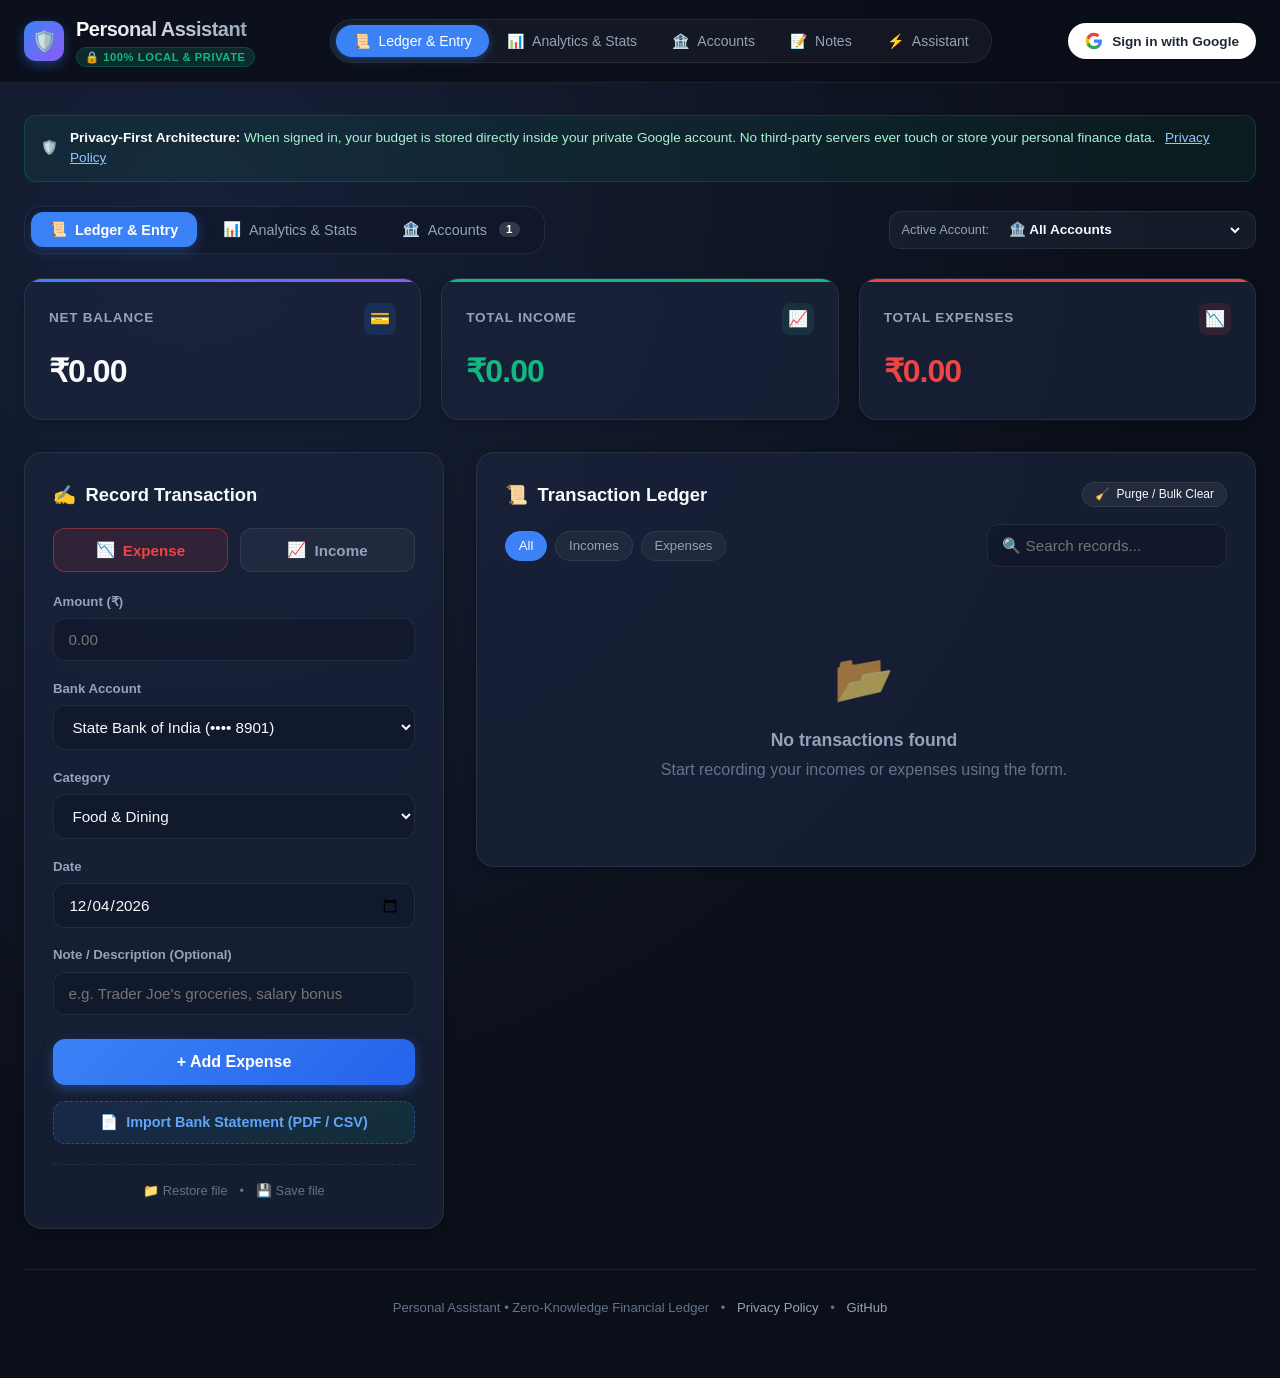
<file: index.html>
<!DOCTYPE html>
<html lang="en">
<head>
  <meta charset="UTF-8">
  <meta name="viewport" content="width=device-width, initial-scale=1.0, maximum-scale=1.0, user-scalable=no">
  <title>Personal Assistant • Budget & Expense Planner</title>
  <meta name="theme-color" content="#0f172a">
  <meta name="mobile-web-app-capable" content="yes">
  <meta name="apple-mobile-web-app-status-bar-style" content="black-translucent">
  <link rel="manifest" href="manifest.json">
  <link rel="apple-touch-icon" href="icons/icon-192.png">
  <link rel="icon" type="image/png" href="icons/icon-192.png">
  <link rel="stylesheet" href="css/style.css">
  <meta name="description" content="Privacy-first, zero-knowledge personal finance and budget planner. Sign in with Google for seamless cross-device synchronization.">
</head>
<body>

  <!-- Master Application Header -->
  <header class="app-header">
    <div class="header-container">
      <div class="brand-section">
        <div class="brand-icon">🛡️</div>
        <div>
          <h1 class="brand-title">Personal Assistant</h1>
          <span class="brand-badge">🔒 100% Local & Private</span>
        </div>
      </div>

      <!-- Modular Sub-App Switcher & Top Nav -->
      <nav class="app-nav" aria-label="Application Modules">
        <button class="nav-tab active" data-app="budget" data-tab="tab-ledger">
          <span>📜</span> Ledger & Entry
        </button>
        <button class="nav-tab" data-app="budget" data-tab="tab-stats">
          <span>📊</span> Analytics & Stats
        </button>
        <button class="nav-tab" data-app="budget" data-tab="tab-accounts">
          <span>🏦</span> Accounts
        </button>
        <button class="nav-tab" data-app="notes" title="Coming in future sprint">
          <span>📝</span> Notes
        </button>
        <button class="nav-tab" data-app="assistant" title="Coming in future sprint">
          <span>⚡</span> Assistant
        </button>
      </nav>

      <!-- Consumer-Grade Google Sign-In & User Identity -->
      <div class="header-actions">
        <!-- PWA Install Action Button (shown when installable) -->
        <button id="btn-install-pwa" class="btn-install-pwa" style="display: none;" title="Install Personal Assistant as an app on your mobile device">
          <span>📲</span> Install App
        </button>

        <!-- Signed-Out View: Single Google Sign-In Button -->
        <div id="auth-signed-out" class="auth-wrapper">
          <button id="btn-google-signin" class="btn-google" title="Sign in with your Google account for automatic cross-device sync">
            <svg class="google-icon" viewBox="0 0 24 24" width="18" height="18">
              <path fill="#4285F4" d="M22.56 12.25c0-.78-.07-1.53-.2-2.25H12v4.26h5.92c-.26 1.37-1.04 2.53-2.21 3.31v2.77h3.57c2.08-1.92 3.28-4.74 3.28-8.09z"/>
              <path fill="#34A853" d="M12 23c2.97 0 5.46-.98 7.28-2.66l-3.57-2.77c-.98.66-2.23 1.06-3.71 1.06-2.86 0-5.29-1.93-6.16-4.53H2.18v2.84C3.99 20.53 7.7 23 12 23z"/>
              <path fill="#FBBC05" d="M5.84 14.09c-.22-.66-.35-1.36-.35-2.09s.13-1.43.35-2.09V7.06H2.18C1.43 8.55 1 10.22 1 12s.43 3.45 1.18 4.94l2.85-2.22.81-.63z"/>
              <path fill="#EA4335" d="M12 5.38c1.62 0 3.06.56 4.21 1.64l3.15-3.15C17.45 2.09 14.97 1 12 1 7.7 1 3.99 3.47 2.18 7.06l3.66 2.84c.87-2.6 3.3-4.52 6.16-4.52z"/>
            </svg>
            <span>Sign in with Google</span>
          </button>
        </div>

        <!-- Signed-In View: User Profile & Auto-Sync Status -->
        <div id="auth-signed-in" class="user-profile-menu" style="display: none;">
          <div class="user-avatar" id="user-avatar">👤</div>
          <span class="user-name" id="user-display-name">user@gmail.com</span>
          <span class="sync-status synced" id="cloud-sync-status" title="Your budget automatically saves to your Google account">☁️ Synced</span>
          <button id="btn-signout" class="btn-secondary btn-sm" title="Sign out of this session">
            Sign Out
          </button>
        </div>
      </div>
    </div>
  </header>

  <!-- Main Work Area Container -->
  <main class="main-wrapper" id="main-portal-view">

    <!-- Privacy Assurance Banner -->
    <div class="privacy-banner">
      <span>🛡️</span>
      <div>
        <strong>Privacy-First Architecture:</strong> When signed in, your budget is stored directly inside your private Google account. No third-party servers ever touch or store your personal finance data.
        <a href="privacy.html" style="color: #93c5fd; text-decoration: underline; margin-left: 6px; font-weight: 500;">Privacy Policy</a>
      </div>
    </div>

    <!-- Tab Navigation & Global Account Filter Toolbar -->
    <div class="navigation-toolbar">
      <nav class="app-tab-navigation" role="tablist" aria-label="Main Navigation">
        <button class="app-tab-btn active" id="tab-btn-ledger" role="tab" aria-selected="true" data-tab="tab-ledger">
          <span class="tab-icon">📜</span>
          <span class="tab-label-full">Ledger &amp; Entry</span>
          <span class="tab-label-short">Ledger</span>
        </button>
        <button class="app-tab-btn" id="tab-btn-stats" role="tab" aria-selected="false" data-tab="tab-stats">
          <span class="tab-icon">📊</span>
          <span class="tab-label-full">Analytics &amp; Stats</span>
          <span class="tab-label-short">Stats</span>
        </button>
        <button class="app-tab-btn" id="tab-btn-accounts" role="tab" aria-selected="false" data-tab="tab-accounts">
          <span class="tab-icon">🏦</span>
          <span>Accounts</span>
          <span class="tab-account-badge" id="tab-account-count">0</span>
        </button>
      </nav>

      <div class="account-selector-wrapper">
        <label for="global-account-filter" class="account-selector-label">Active Account:</label>
        <select id="global-account-filter" class="input-control select-account-pill">
          <option value="all">🏦 All Accounts</option>
        </select>
      </div>
    </div>

    <!-- Tab 1: Ledger & Entry View -->
    <div id="tab-ledger-view" class="tab-pane active">
      <!-- Financial Metric Summary Cards -->
      <section class="metrics-grid" aria-label="Financial Summary Cards">
        <div class="metric-card balance">
          <div class="metric-header">
            <span class="metric-label">Net Balance</span>
            <div class="metric-icon">💳</div>
          </div>
          <div class="metric-value" id="metric-net-balance">₹0.00</div>
        </div>

        <div class="metric-card income">
          <div class="metric-header">
            <span class="metric-label">Total Income</span>
            <div class="metric-icon">📈</div>
          </div>
          <div class="metric-value" id="metric-total-income">₹0.00</div>
        </div>

        <div class="metric-card expense">
          <div class="metric-header">
            <span class="metric-label">Total Expenses</span>
            <div class="metric-icon">📉</div>
          </div>
          <div class="metric-value" id="metric-total-expense">₹0.00</div>
        </div>
      </section>

      <!-- Sub-App Content Grid: Form + Ledger -->
      <div class="app-content-grid">

        <!-- Left Column: Transaction Input Form -->
        <aside class="panel">
          <h2 class="panel-title"><span>✍️</span> Record Transaction</h2>

          <!-- Type Selector: Expense vs Income -->
          <div class="type-toggle-group">
            <button type="button" class="type-toggle-btn active expense" data-type="expense">
              <span>📉</span> Expense
            </button>
            <button type="button" class="type-toggle-btn income" data-type="income">
              <span>📈</span> Income
            </button>
          </div>

          <form id="transaction-form" autocomplete="off">
            <div class="form-group">
              <label class="form-label" for="tx-amount">Amount (₹)</label>
              <input type="number" step="0.01" min="0.01" id="tx-amount" class="input-control" placeholder="0.00" required>
            </div>

            <div class="form-group">
              <label class="form-label" for="tx-account">Bank Account</label>
              <select id="tx-account" class="input-control">
                <option value="">Default / Cash</option>
              </select>
            </div>

            <div class="form-group">
              <label class="form-label" for="tx-category">Category</label>
              <select id="tx-category" class="input-control" required></select>
            </div>

            <div class="form-group">
              <label class="form-label" for="tx-date">Date</label>
              <input type="date" id="tx-date" class="input-control" required>
            </div>

            <div class="form-group">
              <label class="form-label" for="tx-description">Note / Description (Optional)</label>
              <input type="text" id="tx-description" class="input-control" placeholder="e.g. Trader Joe's groceries, salary bonus">
            </div>

            <button type="submit" id="btn-submit-tx" class="btn-submit">
              <span>+ Add Expense</span>
            </button>
          </form>

          <button id="btn-import-statement" class="btn-import-statement" title="Import transactions from a bank statement PDF or CSV">
            <span>📄</span> Import Bank Statement (PDF / CSV)
          </button>

          <!-- Secondary Local File Options -->
          <div class="local-backup-footer">
            <input type="file" id="import-file-input" accept=".json,application/json" style="display: none;">
            <button id="btn-import-trigger" class="btn-text-subtle" title="Restore from local file">
              📁 Restore file
            </button>
            <span>•</span>
            <button id="btn-export-backup" class="btn-text-subtle" title="Save backup file">
              💾 Save file
            </button>
          </div>
        </aside>

        <!-- Right Column: Ledger & Search Filters -->
        <section class="panel">
          <div class="ledger-header">
            <div class="ledger-title-row">
              <h2 class="panel-title" style="margin-bottom: 0;"><span>📜</span> Transaction Ledger</h2>
              <button id="btn-open-purge-modal" class="btn-secondary btn-sm" title="Purge records by date, account, or clear all">
                <span>🧹</span> Purge / Bulk Clear
              </button>
            </div>

            <div class="ledger-controls-row">
              <!-- Filters -->
              <div class="filter-group">
                <button class="filter-btn active" data-filter="all">All</button>
                <button class="filter-btn" data-filter="income">Incomes</button>
                <button class="filter-btn" data-filter="expense">Expenses</button>
              </div>

              <!-- Search -->
              <input type="text" id="search-input" class="input-control search-input" placeholder="🔍 Search records...">
            </div>
          </div>

          <!-- Bulk Selection Toolbar (Active when items checked) -->
          <div id="ledger-bulk-toolbar" class="ledger-bulk-bar" style="display: none;">
            <div class="bulk-bar-left">
              <label class="checkbox-label bulk-select-all-label">
                <input type="checkbox" id="ledger-check-master">
                <span>Select All</span>
              </label>
              <span class="bulk-count-badge" id="bulk-selected-count">0 selected</span>
            </div>
            <div class="bulk-bar-actions">
              <button type="button" id="btn-deselect-all-ledger" class="btn-text-subtle btn-sm">Deselect All</button>
              <button type="button" id="btn-delete-selected" class="btn-danger btn-sm">
                <span>🗑️</span> Delete (<span id="bulk-delete-count">0</span>)
              </button>
            </div>
          </div>

          <!-- Scrollable List of Records -->
          <div class="transaction-list" id="transaction-list">
            <!-- Dynamically populated by budgetApp.js -->
          </div>
        </section>

      </div>
    </div>

    <!-- Tab 2: Analytics & Stats View -->
    <div id="tab-stats-view" class="tab-pane" style="display: none;">
      <!-- Stats Filter Bar -->
      <div class="stats-filter-card">
        <div class="stats-filter-presets">
          <span class="filter-heading">Range:</span>
          <button class="stats-preset-btn active" data-range="all">All Time</button>
          <button class="stats-preset-btn" data-range="this_year">This Year</button>
          <button class="stats-preset-btn" data-range="last_year">Last Year</button>
          <button class="stats-preset-btn" data-range="this_month">This Month</button>
          <button class="stats-preset-btn" data-range="last_month">Last Month</button>
          <button class="stats-preset-btn" data-range="last_30_days">Last 30 Days</button>
          <button class="stats-preset-btn" data-range="custom">Custom Date</button>
        </div>

        <!-- Custom Date Range Picker -->
        <div id="stats-custom-dates-picker" class="stats-custom-picker" style="display: none;">
          <div class="custom-date-inputs">
            <label>From: <input type="date" id="stats-date-from" class="input-control input-sm"></label>
            <label>To: <input type="date" id="stats-date-to" class="input-control input-sm"></label>
            <button id="btn-apply-custom-stats" class="btn-secondary btn-sm">Apply</button>
          </div>
        </div>
      </div>

      <!-- Stats Key Metrics Grid -->
      <div class="stats-metrics-grid">
        <div class="stats-metric-card expense">
          <div class="stat-card-label">Total Expenses</div>
          <div class="stat-card-value" id="stat-val-expense">₹0.00</div>
          <div class="stat-card-sub" id="stat-sub-expense">0 transactions</div>
        </div>

        <div class="stats-metric-card income">
          <div class="stat-card-label">Total Income</div>
          <div class="stat-card-value" id="stat-val-income">₹0.00</div>
          <div class="stat-card-sub" id="stat-sub-income">0 transactions</div>
        </div>

        <div class="stats-metric-card balance">
          <div class="stat-card-label">Net Savings</div>
          <div class="stat-card-value" id="stat-val-savings">₹0.00</div>
          <div class="stat-card-sub" id="stat-val-savings-rate">Savings Rate: 0%</div>
        </div>

        <div class="stats-metric-card average">
          <div class="stat-card-label">Daily Average Spend</div>
          <div class="stat-card-value" id="stat-val-daily-avg">₹0.00</div>
          <div class="stat-card-sub" id="stat-sub-days">Over period</div>
        </div>

        <div class="stats-metric-card peak">
          <div class="stat-card-label">Peak Spending Day</div>
          <div class="stat-card-value" id="stat-val-peak-amount">₹0.00</div>
          <div class="stat-card-sub" id="stat-val-peak-date">None</div>
        </div>
      </div>

      <!-- Detailed Visuals & Breakdowns Grid -->
      <div class="stats-content-grid">
        <!-- Left Column: Trend Chart & Top 5 Expenses -->
        <div class="stats-main-col">
          <div class="panel">
            <div class="panel-header-clean">
              <div class="trend-header-left">
                <h3 class="panel-subtitle" style="margin: 0;"><span>📈</span> Spending Time-Trend</h3>
                <div class="trend-active-stat-badge" id="stats-trend-active-stat"></div>
              </div>
              <span class="badge-subtle" id="stats-trend-granularity">Daily / Monthly</span>
            </div>
            <div class="trend-chart-wrapper" id="stats-trend-chart">
              <!-- Dynamically populated bars -->
            </div>
          </div>

          <div class="panel" style="margin-top: 1.5rem;">
            <h3 class="panel-subtitle"><span>🔝</span> Top 5 Largest Expenses</h3>
            <div class="top-expenses-list" id="stats-top-expenses">
              <!-- Dynamically populated items -->
            </div>
          </div>
        </div>

        <!-- Right Column: Category Breakdown -->
        <div class="stats-side-col">
          <div class="panel">
            <h3 class="panel-subtitle"><span>🥧</span> Category Spending Breakdown</h3>
            <div class="category-breakdown-list" id="stats-category-list">
              <!-- Dynamically populated progress bars -->
            </div>
          </div>
        </div>
      </div>
    </div>

    <!-- Tab 3: Bank Accounts Management View -->
    <div id="tab-accounts-view" class="tab-pane" style="display: none;">
      <div class="accounts-header-bar">
        <div>
          <h2 class="panel-title" style="margin-bottom: 0.25rem;"><span>🏦</span> Bank Accounts</h2>
          <p class="panel-subtitle-text">Manage multiple bank accounts (Axis, SBI, HDFC, ICICI, etc.) with account numbers and IFSC codes.</p>
        </div>
        <button id="btn-open-add-account" class="btn-primary">
          <span>+ Add Bank Account</span>
        </button>
      </div>

      <!-- Accounts Grid -->
      <div class="accounts-grid" id="accounts-cards-grid">
        <!-- Dynamically populated cards -->
      </div>
    </div>

    <!-- Application Footer with Privacy Policy -->
    <footer class="app-footer" style="text-align: center; padding: 28px 16px; color: var(--text-muted); font-size: 0.82rem; border-top: 1px solid var(--border-color); margin-top: 40px;">
      <span>Personal Assistant • Zero-Knowledge Financial Ledger</span>
      <span style="margin: 0 8px;">•</span>
      <a href="privacy.html" style="color: var(--text-secondary); text-decoration: none; font-weight: 500;">Privacy Policy</a>
      <span style="margin: 0 8px;">•</span>
      <a href="https://github.com/sumantmarathe/PersonalAssistant" target="_blank" rel="noopener noreferrer" style="color: var(--text-secondary); text-decoration: none;">GitHub</a>
    </footer>
  </main>

  <!-- Modal: Bank Statement Importer -->
  <div id="modal-import-statement" class="modal-backdrop" style="display: none;">
    <div class="modal-dialog modal-lg">
      <div class="modal-header">
        <div class="modal-title-group">
          <span class="modal-icon">📄</span>
          <div>
            <h3 class="modal-title">Import Bank Statement</h3>
            <p class="modal-subtitle">100% Client-Side & Private • Processed strictly in your browser</p>
          </div>
        </div>
        <button id="btn-close-statement-modal" class="modal-close-btn" aria-label="Close modal">&times;</button>
      </div>

      <div class="modal-body">
        <!-- Step 1: Upload Zone -->
        <div id="statement-upload-zone" class="upload-dropzone">
          <input type="file" id="statement-file-input" accept=".csv,.pdf,text/csv,application/pdf" style="display: none;">
          <div class="dropzone-content" id="dropzone-trigger">
            <span class="dropzone-icon">📁</span>
            <h4>Drag & Drop your Bank Statement here, or <span class="highlight">Browse</span></h4>
            <p class="dropzone-hint">Supports PDF & CSV statements from HDFC, SBI, ICICI, Axis & Universal formats</p>
          </div>
        </div>

        <!-- Step 2: Processing Spinner / Progress -->
        <div id="statement-loading" class="statement-loading" style="display: none;">
          <div class="spinner"></div>
          <p id="statement-loading-text">Analyzing bank statement locally...</p>
        </div>

        <!-- Step 3: Interactive Review Table -->
        <div id="statement-review-section" style="display: none;">
          <div class="review-controls">
            <div class="bank-preset-wrapper">
              <label for="bank-preset-select">Bank Preset:</label>
              <select id="bank-preset-select" class="input-control select-sm">
                <option value="auto">Auto-Detect</option>
                <option value="hdfc">HDFC Bank</option>
                <option value="sbi">State Bank of India (SBI)</option>
                <option value="icici">ICICI Bank</option>
                <option value="axis">Axis Bank</option>
                <option value="generic">Universal / Generic</option>
              </select>
            </div>

            <!-- Target Account Mapping -->
            <div class="statement-account-assignment">
              <label for="stmt-account-target"><strong>Map to Account:</strong></label>
              <select id="stmt-account-target" class="input-control select-sm">
                <option value="">Default / General</option>
              </select>
              <span id="stmt-detected-account-badge" class="badge-account-detect" style="display: none;"></span>
            </div>

            <div class="select-actions">
              <button id="btn-select-all-stmt" class="btn-text-subtle">Select All</button>
              <span>•</span>
              <button id="btn-deselect-all-stmt" class="btn-text-subtle">Deselect All</button>
            </div>
          </div>

          <!-- Table Container -->
          <div class="statement-table-wrapper">
            <table class="statement-table" id="statement-preview-table">
              <thead>
                <tr>
                  <th width="40"><input type="checkbox" id="stmt-check-master" checked title="Select or deselect all transactions"></th>
                  <th width="115" class="sortable-th" data-sort="date" role="button" tabindex="0" title="Sort by Date">
                    Date <span class="sort-icon">↕</span>
                  </th>
                  <th class="sortable-th" data-sort="description" role="button" tabindex="0" title="Sort by Description">
                    Description <span class="sort-icon">↕</span>
                  </th>
                  <th width="100" class="sortable-th" data-sort="type" role="button" tabindex="0" title="Sort by Type">
                    Type <span class="sort-icon">↕</span>
                  </th>
                  <th width="140" class="sortable-th" data-sort="category" role="button" tabindex="0" title="Sort by Category">
                    Category <span class="sort-icon">↕</span>
                  </th>
                  <th width="130" class="sortable-th" data-sort="amount" role="button" tabindex="0" style="text-align: right;" title="Sort by Amount">
                    Amount (₹) <span class="sort-icon">↕</span>
                  </th>
                </tr>
              </thead>
              <tbody id="statement-preview-tbody">
                <!-- Dynamically populated -->
              </tbody>
            </table>
          </div>

          <!-- Summary Metric Footer -->
          <div class="statement-summary-bar">
            <div class="summary-stat">
              <span class="stat-label">Selected</span>
              <span class="stat-value" id="stmt-count-selected">0 / 0</span>
            </div>
            <div class="summary-stat income">
              <span class="stat-label">Total Income</span>
              <span class="stat-value" id="stmt-total-income">+₹0.00</span>
            </div>
            <div class="summary-stat expense">
              <span class="stat-label">Total Expense</span>
              <span class="stat-value" id="stmt-total-expense">-₹0.00</span>
            </div>
            <div class="summary-stat net">
              <span class="stat-label">Net Impact</span>
              <span class="stat-value" id="stmt-net-impact">₹0.00</span>
            </div>
          </div>
        </div>
      </div>

      <div class="modal-footer">
        <button id="btn-cancel-statement" class="btn-secondary">Cancel</button>
        <button id="btn-commit-statement" class="btn-submit" disabled>
          <span>📥 Import Selected Entries</span>
        </button>
      </div>
    </div>
  </div>

  <!-- Modal: Add / Edit Bank Account -->
  <div id="modal-account-form" class="modal-backdrop" style="display: none;">
    <div class="modal-dialog">
      <div class="modal-header">
        <div class="modal-title-group">
          <span class="modal-icon">🏦</span>
          <div>
            <h3 class="modal-title" id="account-modal-title">Add Bank Account</h3>
            <p class="modal-subtitle">Secure, on-device bank account registration</p>
          </div>
        </div>
        <button id="btn-close-account-modal" class="modal-close-btn" aria-label="Close modal">&times;</button>
      </div>

      <form id="account-form" autocomplete="off">
        <div class="modal-body">
          <input type="hidden" id="account-id-input">

          <div class="form-group">
            <label class="form-label" for="acc-bank-select">Bank Name *</label>
            <select id="acc-bank-select" class="input-control" required>
              <option value="">Select Bank</option>
              <option value="State Bank of India">State Bank of India (SBI)</option>
              <option value="Axis Bank">Axis Bank</option>
              <option value="HDFC Bank">HDFC Bank</option>
              <option value="ICICI Bank">ICICI Bank</option>
              <option value="Kotak Mahindra Bank">Kotak Mahindra Bank</option>
              <option value="Punjab National Bank">Punjab National Bank</option>
              <option value="Bank of Baroda">Bank of Baroda</option>
              <option value="Other">Other Bank</option>
            </select>
          </div>

          <div class="form-group" id="acc-custom-bank-group" style="display: none;">
            <label class="form-label" for="acc-custom-bank">Custom Bank Name *</label>
            <input type="text" id="acc-custom-bank" class="input-control" placeholder="Enter bank name">
          </div>

          <div class="form-group">
            <label class="form-label" for="acc-number">Account Number *</label>
            <input type="text" id="acc-number" class="input-control" placeholder="e.g. 123456789012" required>
          </div>

          <div class="form-group">
            <label class="form-label" for="acc-ifsc">IFSC Code *</label>
            <input type="text" id="acc-ifsc" class="input-control" placeholder="e.g. SBIN0001234 or UTIB0000045" style="text-transform: uppercase;" required>
          </div>

          <div class="form-group">
            <label class="form-label" for="acc-type">Account Type</label>
            <select id="acc-type" class="input-control">
              <option value="savings">Savings Account</option>
              <option value="current">Current Account</option>
              <option value="credit_card">Credit Card</option>
              <option value="wallet">Digital Wallet / Cash</option>
            </select>
          </div>

          <div class="form-group">
            <label class="form-label" for="acc-nickname">Nickname / Label (Optional)</label>
            <input type="text" id="acc-nickname" class="input-control" placeholder="e.g. Primary Salary, Emergency Savings">
          </div>

          <div class="form-group">
            <label class="checkbox-label" style="display: flex; align-items: center; gap: 0.5rem; cursor: pointer;">
              <input type="checkbox" id="acc-default">
              <span>Set as default account</span>
            </label>
          </div>
        </div>

        <div class="modal-footer">
          <button type="button" id="btn-cancel-account" class="btn-secondary">Cancel</button>
          <button type="submit" id="btn-save-account" class="btn-primary">Save Account</button>
        </div>
      </form>
    </div>
  </div>

  <!-- Modal: Purge & Bulk Clear Records -->
  <div id="modal-purge-records" class="modal-backdrop" style="display: none;">
    <div class="modal-dialog modal-md">
      <div class="modal-header">
        <h3 class="modal-title"><span>🧹</span> Purge &amp; Bulk Remove Records</h3>
        <button id="btn-close-purge-modal" class="modal-close-btn" aria-label="Close dialog">&times;</button>
      </div>

      <form id="purge-form" autocomplete="off">
        <div class="modal-body">
          <p class="purge-dialog-description">
            Safely remove a batch of transactions matching specific criteria, or wipe the entire transaction ledger.
          </p>

          <div class="form-group">
            <label class="form-label">Purge Scope</label>
            <div class="purge-scope-options">
              <label class="purge-radio-option">
                <input type="radio" name="purge-scope" value="all" checked>
                <div>
                  <strong>All Transactions</strong>
                  <span class="option-desc">Permanently wipe all records from the transaction ledger.</span>
                </div>
              </label>

              <label class="purge-radio-option">
                <input type="radio" name="purge-scope" value="account">
                <div>
                  <strong>By Bank Account</strong>
                  <span class="option-desc">Remove only transactions linked to a specific bank account.</span>
                </div>
              </label>

              <label class="purge-radio-option">
                <input type="radio" name="purge-scope" value="date_range">
                <div>
                  <strong>By Date Range</strong>
                  <span class="option-desc">Remove transactions between specific start and end dates.</span>
                </div>
              </label>

              <label class="purge-radio-option">
                <input type="radio" name="purge-scope" value="older_than">
                <div>
                  <strong>Older Than Date</strong>
                  <span class="option-desc">Remove historical transactions recorded before a chosen date.</span>
                </div>
              </label>

              <label class="purge-radio-option">
                <input type="radio" name="purge-scope" value="type">
                <div>
                  <strong>By Transaction Type</strong>
                  <span class="option-desc">Remove only expenses or only incomes.</span>
                </div>
              </label>
            </div>
          </div>

          <!-- Dynamic Parameter Group: Account Picker -->
          <div class="form-group purge-param-group" id="purge-group-account" style="display: none;">
            <label class="form-label" for="purge-account-select">Target Bank Account</label>
            <select id="purge-account-select" class="input-control">
              <!-- Populated dynamically -->
            </select>
          </div>

          <!-- Dynamic Parameter Group: Date Range Picker -->
          <div class="form-group purge-param-group" id="purge-group-date-range" style="display: none;">
            <div class="date-range-fields">
              <div>
                <label class="form-label" for="purge-start-date">From Date</label>
                <input type="date" id="purge-start-date" class="input-control">
              </div>
              <div>
                <label class="form-label" for="purge-end-date">To Date</label>
                <input type="date" id="purge-end-date" class="input-control">
              </div>
            </div>
          </div>

          <!-- Dynamic Parameter Group: Older Than Picker -->
          <div class="form-group purge-param-group" id="purge-group-older-than" style="display: none;">
            <label class="form-label" for="purge-cutoff-date">Purge Transactions Before</label>
            <input type="date" id="purge-cutoff-date" class="input-control">
          </div>

          <!-- Dynamic Parameter Group: Type Picker -->
          <div class="form-group purge-param-group" id="purge-group-type" style="display: none;">
            <label class="form-label" for="purge-type-select">Transaction Type</label>
            <select id="purge-type-select" class="input-control">
              <option value="expense">Expenses Only</option>
              <option value="income">Incomes Only</option>
            </select>
          </div>

          <!-- Impact Preview & Warning Box -->
          <div class="purge-preview-card">
            <div class="purge-preview-icon">⚠️</div>
            <div class="purge-preview-details">
              <div class="purge-preview-title">Impact Assessment</div>
              <div class="purge-preview-count" id="purge-preview-text">This will delete 0 transactions.</div>
              <div class="purge-preview-note">Your bank account configurations and categories will remain untouched.</div>
            </div>
          </div>

          <!-- Safety Confirmation Checkbox -->
          <div class="form-group">
            <label class="checkbox-label safety-confirm-label">
              <input type="checkbox" id="purge-confirm-checkbox" required>
              <span>I understand this will permanently delete matching transactions.</span>
            </label>
          </div>
        </div>

        <div class="modal-footer">
          <button type="button" id="btn-cancel-purge" class="btn-secondary">Cancel</button>
          <button type="submit" id="btn-execute-purge" class="btn-danger" disabled>
            <span>🗑️</span> Permanently Delete
          </button>
        </div>
      </form>
    </div>
  </div>

  <!-- Script Modules -->
  <script src="js/vendor/pdf.min.js"></script>
  <script src="js/storage.js"></script>
  <script src="js/statementParser.js"></script>
  <script src="js/googleDriveService.js"></script>
  <script src="js/budgetApp.js"></script>
  <script src="js/app.js"></script>
</body>
</html>
</file>
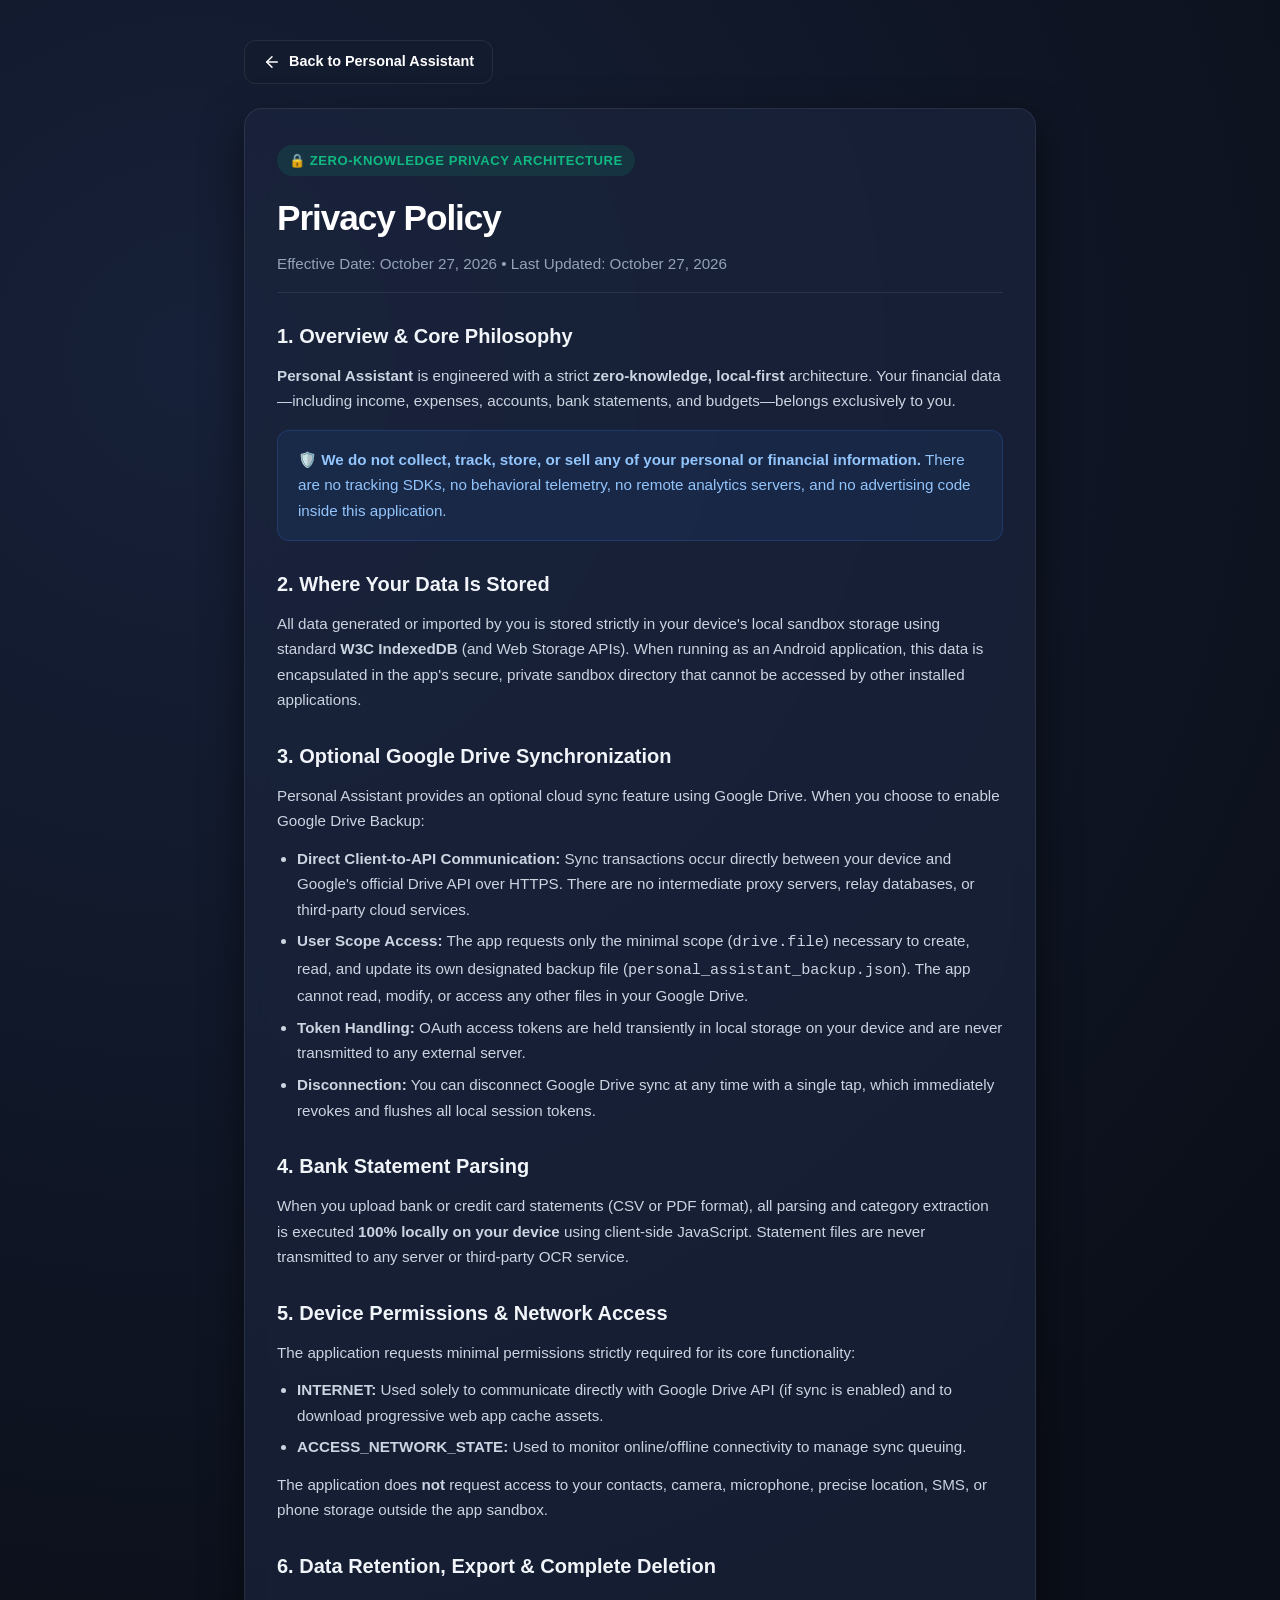
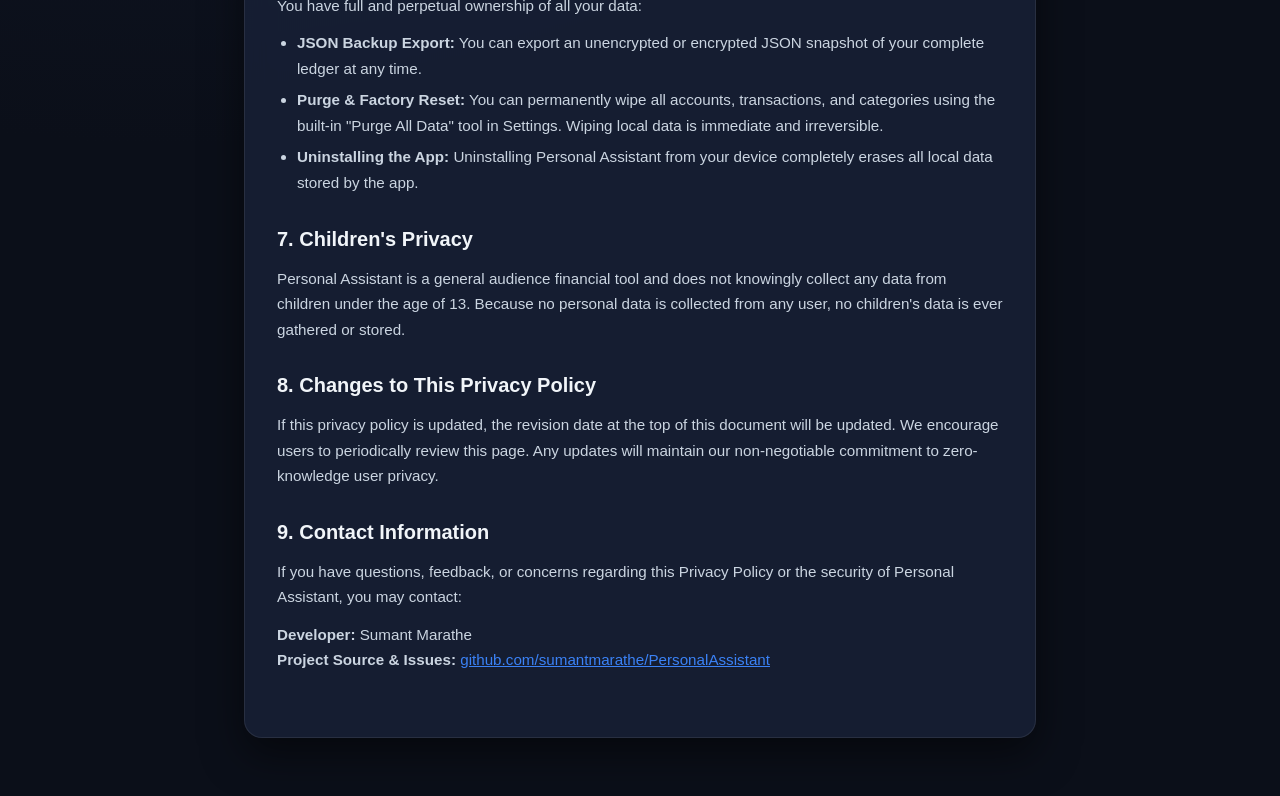
<file: privacy.html>
<!DOCTYPE html>
<html lang="en">
<head>
  <meta charset="UTF-8">
  <meta name="viewport" content="width=device-width, initial-scale=1.0, maximum-scale=5.0">
  <meta name="theme-color" content="#0b0f19">
  <meta name="description" content="Privacy Policy for Personal Assistant - Zero-Knowledge, Local-First Financial Tracker">
  <title>Privacy Policy - Personal Assistant</title>
  <link rel="icon" type="image/png" href="icons/icon-192.png">
  <link rel="stylesheet" href="css/style.css">
  <style>
    .privacy-container {
      max-width: 840px;
      margin: 40px auto 60px auto;
      padding: 0 24px;
    }
    .privacy-card {
      background: var(--bg-card);
      border: 1px solid var(--border-color);
      border-radius: var(--radius-lg);
      padding: 36px 32px;
      box-shadow: var(--shadow-lg);
      backdrop-filter: blur(12px);
      -webkit-backdrop-filter: blur(12px);
    }
    .privacy-badge {
      display: inline-flex;
      align-items: center;
      gap: 6px;
      background: var(--accent-green-bg);
      color: var(--accent-green);
      font-size: 0.82rem;
      font-weight: 700;
      padding: 6px 12px;
      border-radius: var(--radius-full);
      margin-bottom: 16px;
      letter-spacing: 0.04em;
      text-transform: uppercase;
    }
    .privacy-title {
      font-size: 2.2rem;
      font-weight: 800;
      letter-spacing: -0.03em;
      color: #fff;
      margin-bottom: 8px;
    }
    .privacy-subtitle {
      color: var(--text-secondary);
      font-size: 0.95rem;
      margin-bottom: 28px;
      border-bottom: 1px solid var(--border-color);
      padding-bottom: 16px;
    }
    .privacy-section {
      margin-bottom: 28px;
    }
    .privacy-section h2 {
      font-size: 1.25rem;
      font-weight: 700;
      color: #f1f5f9;
      margin-bottom: 12px;
      display: flex;
      align-items: center;
      gap: 8px;
    }
    .privacy-section p, .privacy-section ul {
      color: #cbd5e1;
      font-size: 0.95rem;
      line-height: 1.68;
      margin-bottom: 12px;
    }
    .privacy-section ul {
      padding-left: 20px;
      list-style-type: disc;
    }
    .privacy-section li {
      margin-bottom: 6px;
    }
    .highlight-box {
      background: rgba(59, 130, 246, 0.08);
      border: 1px solid rgba(59, 130, 246, 0.2);
      border-radius: var(--radius-md);
      padding: 16px 20px;
      margin: 16px 0;
    }
    .highlight-box p {
      margin-bottom: 0;
      color: #93c5fd;
      font-weight: 500;
    }
    .nav-back-btn {
      display: inline-flex;
      align-items: center;
      gap: 8px;
      background: var(--bg-secondary);
      border: 1px solid var(--border-color);
      color: #fff;
      padding: 10px 18px;
      border-radius: var(--radius-md);
      font-size: 0.9rem;
      font-weight: 600;
      text-decoration: none;
      transition: var(--transition);
      margin-bottom: 24px;
    }
    .nav-back-btn:hover {
      background: var(--bg-card-hover);
      border-color: var(--accent-blue);
      transform: translateY(-1px);
    }
  </style>
</head>
<body>
  <div class="privacy-container">
    <a href="index.html" class="nav-back-btn">
      <svg width="18" height="18" viewBox="0 0 24 24" fill="none" stroke="currentColor" stroke-width="2" stroke-linecap="round" stroke-linejoin="round">
        <line x1="19" y1="12" x2="5" y2="12"></line>
        <polyline points="12 19 5 12 12 5"></polyline>
      </svg>
      Back to Personal Assistant
    </a>

    <div class="privacy-card">
      <div class="privacy-badge">
        <span>🔒 Zero-Knowledge Privacy Architecture</span>
      </div>
      <h1 class="privacy-title">Privacy Policy</h1>
      <p class="privacy-subtitle">Effective Date: October 27, 2026 • Last Updated: October 27, 2026</p>

      <div class="privacy-section">
        <h2>1. Overview & Core Philosophy</h2>
        <p>
          <strong>Personal Assistant</strong> is engineered with a strict <strong>zero-knowledge, local-first</strong> architecture. 
          Your financial data—including income, expenses, accounts, bank statements, and budgets—belongs exclusively to you.
        </p>
        <div class="highlight-box">
          <p>
            🛡️ <strong>We do not collect, track, store, or sell any of your personal or financial information.</strong>
            There are no tracking SDKs, no behavioral telemetry, no remote analytics servers, and no advertising code inside this application.
          </p>
        </div>
      </div>

      <div class="privacy-section">
        <h2>2. Where Your Data Is Stored</h2>
        <p>
          All data generated or imported by you is stored strictly in your device's local sandbox storage using standard 
          <strong>W3C IndexedDB</strong> (and Web Storage APIs). When running as an Android application, this data is encapsulated 
          in the app's secure, private sandbox directory that cannot be accessed by other installed applications.
        </p>
      </div>

      <div class="privacy-section">
        <h2>3. Optional Google Drive Synchronization</h2>
        <p>
          Personal Assistant provides an optional cloud sync feature using Google Drive. When you choose to enable Google Drive Backup:
        </p>
        <ul>
          <li><strong>Direct Client-to-API Communication:</strong> Sync transactions occur directly between your device and Google's official Drive API over HTTPS. There are no intermediate proxy servers, relay databases, or third-party cloud services.</li>
          <li><strong>User Scope Access:</strong> The app requests only the minimal scope (<code>drive.file</code>) necessary to create, read, and update its own designated backup file (<code>personal_assistant_backup.json</code>). The app cannot read, modify, or access any other files in your Google Drive.</li>
          <li><strong>Token Handling:</strong> OAuth access tokens are held transiently in local storage on your device and are never transmitted to any external server.</li>
          <li><strong>Disconnection:</strong> You can disconnect Google Drive sync at any time with a single tap, which immediately revokes and flushes all local session tokens.</li>
        </ul>
      </div>

      <div class="privacy-section">
        <h2>4. Bank Statement Parsing</h2>
        <p>
          When you upload bank or credit card statements (CSV or PDF format), all parsing and category extraction is executed 
          <strong>100% locally on your device</strong> using client-side JavaScript. Statement files are never transmitted to any server 
          or third-party OCR service.
        </p>
      </div>

      <div class="privacy-section">
        <h2>5. Device Permissions & Network Access</h2>
        <p>
          The application requests minimal permissions strictly required for its core functionality:
        </p>
        <ul>
          <li><strong>INTERNET:</strong> Used solely to communicate directly with Google Drive API (if sync is enabled) and to download progressive web app cache assets.</li>
          <li><strong>ACCESS_NETWORK_STATE:</strong> Used to monitor online/offline connectivity to manage sync queuing.</li>
        </ul>
        <p>
          The application does <strong>not</strong> request access to your contacts, camera, microphone, precise location, SMS, or phone storage outside the app sandbox.
        </p>
      </div>

      <div class="privacy-section">
        <h2>6. Data Retention, Export & Complete Deletion</h2>
        <p>
          You have full and perpetual ownership of all your data:
        </p>
        <ul>
          <li><strong>JSON Backup Export:</strong> You can export an unencrypted or encrypted JSON snapshot of your complete ledger at any time.</li>
          <li><strong>Purge & Factory Reset:</strong> You can permanently wipe all accounts, transactions, and categories using the built-in "Purge All Data" tool in Settings. Wiping local data is immediate and irreversible.</li>
          <li><strong>Uninstalling the App:</strong> Uninstalling Personal Assistant from your device completely erases all local data stored by the app.</li>
        </ul>
      </div>

      <div class="privacy-section">
        <h2>7. Children's Privacy</h2>
        <p>
          Personal Assistant is a general audience financial tool and does not knowingly collect any data from children under the age of 13. Because no personal data is collected from any user, no children's data is ever gathered or stored.
        </p>
      </div>

      <div class="privacy-section">
        <h2>8. Changes to This Privacy Policy</h2>
        <p>
          If this privacy policy is updated, the revision date at the top of this document will be updated. We encourage users to periodically review this page. Any updates will maintain our non-negotiable commitment to zero-knowledge user privacy.
        </p>
      </div>

      <div class="privacy-section">
        <h2>9. Contact Information</h2>
        <p>
          If you have questions, feedback, or concerns regarding this Privacy Policy or the security of Personal Assistant, you may contact:
        </p>
        <p>
          <strong>Developer:</strong> Sumant Marathe<br>
          <strong>Project Source & Issues:</strong> <a href="https://github.com/sumantmarathe/PersonalAssistant" target="_blank" rel="noopener noreferrer" style="color: var(--accent-blue);">github.com/sumantmarathe/PersonalAssistant</a>
        </p>
      </div>
    </div>
  </div>
</body>
</html>
</file>
<file: css/style.css>
/* Personal Assistant Master Design System */
:root {
  --bg-primary: #0b0f19;
  --bg-secondary: #131b2e;
  --bg-card: rgba(26, 36, 61, 0.7);
  --bg-card-hover: rgba(33, 46, 77, 0.85);
  --border-color: rgba(255, 255, 255, 0.08);
  --border-focus: #3b82f6;

  --text-primary: #f8fafc;
  --text-secondary: #94a3b8;
  --text-muted: #64748b;

  --accent-blue: #3b82f6;
  --accent-blue-hover: #2563eb;
  --accent-green: #10b981;
  --accent-green-bg: rgba(16, 185, 129, 0.12);
  --accent-red: #ef4444;
  --accent-red-bg: rgba(239, 68, 68, 0.12);
  --accent-purple: #8b5cf6;
  --accent-amber: #f59e0b;

  --shadow-sm: 0 2px 8px rgba(0, 0, 0, 0.2);
  --shadow-md: 0 8px 24px rgba(0, 0, 0, 0.35);
  --shadow-lg: 0 16px 40px rgba(0, 0, 0, 0.5);

  --radius-sm: 8px;
  --radius-md: 12px;
  --radius-lg: 18px;
  --radius-full: 9999px;

  --font-main: -apple-system, BlinkMacSystemFont, "Segoe UI", Roboto, Oxygen, Ubuntu, Cantarell, "Helvetica Neue", sans-serif;
  --transition: all 0.2s cubic-bezier(0.4, 0, 0.2, 1);
}

/* Reset & Base */
* {
  box-sizing: border-box;
  margin: 0;
  padding: 0;
  -webkit-tap-highlight-color: transparent;
}

body {
  font-family: var(--font-main);
  background: radial-gradient(circle at 15% 15%, #162038 0%, var(--bg-primary) 60%);
  color: var(--text-primary);
  min-height: 100vh;
  display: flex;
  flex-direction: column;
  line-height: 1.5;
  overflow-x: hidden;
}

/* Master Header */
.app-header {
  background: rgba(11, 15, 25, 0.85);
  backdrop-filter: blur(16px);
  -webkit-backdrop-filter: blur(16px);
  border-bottom: 1px solid var(--border-color);
  position: sticky;
  top: 0;
  z-index: 100;
  padding: 0.875rem 1.5rem;
}

.header-container {
  max-width: 1400px;
  margin: 0 auto;
  display: flex;
  align-items: center;
  justify-content: space-between;
  gap: 1rem;
}

.brand-section {
  display: flex;
  align-items: center;
  gap: 0.75rem;
}

.brand-icon {
  width: 40px;
  height: 40px;
  border-radius: var(--radius-md);
  background: linear-gradient(135deg, var(--accent-blue), var(--accent-purple));
  display: flex;
  align-items: center;
  justify-content: center;
  font-size: 1.25rem;
  box-shadow: 0 4px 12px rgba(59, 130, 246, 0.35);
}

.brand-title {
  font-size: 1.25rem;
  font-weight: 700;
  letter-spacing: -0.025em;
  background: linear-gradient(to right, #fff, var(--text-secondary));
  -webkit-background-clip: text;
  -webkit-text-fill-color: transparent;
}

.brand-badge {
  font-size: 0.7rem;
  font-weight: 600;
  padding: 0.2rem 0.5rem;
  border-radius: var(--radius-full);
  background: rgba(16, 185, 129, 0.15);
  color: var(--accent-green);
  border: 1px solid rgba(16, 185, 129, 0.25);
  text-transform: uppercase;
  letter-spacing: 0.05em;
}

/* App Switcher Tabs */
.app-nav {
  display: flex;
  align-items: center;
  background: rgba(255, 255, 255, 0.04);
  padding: 0.3rem;
  border-radius: var(--radius-full);
  border: 1px solid var(--border-color);
}

.nav-tab {
  background: none;
  border: none;
  color: var(--text-secondary);
  font-weight: 500;
  font-size: 0.875rem;
  padding: 0.5rem 1.1rem;
  border-radius: var(--radius-full);
  cursor: pointer;
  transition: var(--transition);
  display: flex;
  align-items: center;
  gap: 0.5rem;
}

.nav-tab.active {
  background: var(--accent-blue);
  color: #fff;
  box-shadow: 0 2px 8px rgba(59, 130, 246, 0.4);
}

.nav-tab:hover:not(.active) {
  color: var(--text-primary);
  background: rgba(255, 255, 255, 0.06);
}

/* Header Action Controls */
.header-actions {
  display: flex;
  align-items: center;
  gap: 0.5rem;
}

.btn-secondary {
  background: rgba(255, 255, 255, 0.06);
  border: 1px solid var(--border-color);
  color: var(--text-primary);
  font-size: 0.85rem;
  font-weight: 500;
  padding: 0.5rem 0.9rem;
  border-radius: var(--radius-md);
  cursor: pointer;
  transition: var(--transition);
  display: inline-flex;
  align-items: center;
  gap: 0.4rem;
}

.btn-secondary:hover {
  background: rgba(255, 255, 255, 0.1);
  border-color: rgba(255, 255, 255, 0.15);
}

.btn-install-pwa {
  background: linear-gradient(135deg, rgba(16, 185, 129, 0.2), rgba(6, 182, 212, 0.2));
  border: 1px solid rgba(16, 185, 129, 0.4);
  color: #34d399;
  font-size: 0.85rem;
  font-weight: 600;
  padding: 0.45rem 0.9rem;
  border-radius: var(--radius-full);
  cursor: pointer;
  transition: var(--transition);
  display: inline-flex;
  align-items: center;
  gap: 0.4rem;
  box-shadow: 0 0 10px rgba(16, 185, 129, 0.15);
}

.btn-install-pwa:hover {
  background: linear-gradient(135deg, rgba(16, 185, 129, 0.35), rgba(6, 182, 212, 0.35));
  border-color: rgba(16, 185, 129, 0.6);
  transform: translateY(-1px);
  box-shadow: 0 0 15px rgba(16, 185, 129, 0.3);
}

/* Main Content Area */
.main-wrapper {
  max-width: 1400px;
  width: 100%;
  margin: 0 auto;
  padding: 2rem 1.5rem;
  flex: 1;
}

/* Metric Cards Grid */
.metrics-grid {
  display: grid;
  grid-template-columns: repeat(3, 1fr);
  gap: 1.25rem;
  margin-bottom: 2rem;
}

.metric-card {
  background: var(--bg-card);
  backdrop-filter: blur(12px);
  -webkit-backdrop-filter: blur(12px);
  border: 1px solid var(--border-color);
  border-radius: var(--radius-lg);
  padding: 1.5rem;
  position: relative;
  overflow: hidden;
  box-shadow: var(--shadow-sm);
  transition: var(--transition);
}

.metric-card:hover {
  transform: translateY(-2px);
  border-color: rgba(255, 255, 255, 0.15);
  box-shadow: var(--shadow-md);
}

.metric-card::before {
  content: '';
  position: absolute;
  top: 0;
  left: 0;
  right: 0;
  height: 3px;
  background: var(--accent-blue);
}

.metric-card.balance::before {
  background: linear-gradient(90deg, var(--accent-blue), var(--accent-purple));
}

.metric-card.income::before {
  background: var(--accent-green);
}

.metric-card.expense::before {
  background: var(--accent-red);
}

.metric-header {
  display: flex;
  align-items: center;
  justify-content: space-between;
  margin-bottom: 0.75rem;
}

.metric-label {
  font-size: 0.85rem;
  font-weight: 600;
  text-transform: uppercase;
  letter-spacing: 0.05em;
  color: var(--text-secondary);
}

.metric-icon {
  width: 32px;
  height: 32px;
  border-radius: var(--radius-sm);
  display: flex;
  align-items: center;
  justify-content: center;
  font-size: 1rem;
}

.metric-card.balance .metric-icon {
  background: rgba(59, 130, 246, 0.15);
  color: var(--accent-blue);
}

.metric-card.income .metric-icon {
  background: var(--accent-green-bg);
  color: var(--accent-green);
}

.metric-card.expense .metric-icon {
  background: var(--accent-red-bg);
  color: var(--accent-red);
}

.metric-value {
  font-size: 2rem;
  font-weight: 700;
  letter-spacing: -0.03em;
}

.metric-card.income .metric-value {
  color: var(--accent-green);
}

.metric-card.expense .metric-value {
  color: var(--accent-red);
}

/* Two Column Work Area */
.app-content-grid {
  display: grid;
  grid-template-columns: 420px 1fr;
  gap: 2rem;
  align-items: start;
}

/* Form Panel */
.panel {
  background: var(--bg-card);
  backdrop-filter: blur(12px);
  -webkit-backdrop-filter: blur(12px);
  border: 1px solid var(--border-color);
  border-radius: var(--radius-lg);
  padding: 1.75rem;
  box-shadow: var(--shadow-sm);
}

.panel-title {
  font-size: 1.15rem;
  font-weight: 700;
  margin-bottom: 1.25rem;
  display: flex;
  align-items: center;
  gap: 0.6rem;
}

/* Type Toggle Buttons (Income vs Expense) */
.type-toggle-group {
  display: grid;
  grid-template-columns: 1fr 1fr;
  gap: 0.75rem;
  margin-bottom: 1.25rem;
}

.type-toggle-btn {
  background: rgba(255, 255, 255, 0.04);
  border: 1px solid var(--border-color);
  padding: 0.75rem;
  border-radius: var(--radius-md);
  color: var(--text-secondary);
  font-size: 0.95rem;
  font-weight: 600;
  cursor: pointer;
  transition: var(--transition);
  display: flex;
  align-items: center;
  justify-content: center;
  gap: 0.5rem;
}

.type-toggle-btn:hover {
  background: rgba(255, 255, 255, 0.08);
}

.type-toggle-btn.active.expense {
  background: var(--accent-red-bg);
  color: var(--accent-red);
  border-color: rgba(239, 68, 68, 0.4);
}

.type-toggle-btn.active.income {
  background: var(--accent-green-bg);
  color: var(--accent-green);
  border-color: rgba(16, 185, 129, 0.4);
}

/* Form Groups */
.form-group {
  margin-bottom: 1.1rem;
}

.form-label {
  display: block;
  font-size: 0.825rem;
  font-weight: 600;
  color: var(--text-secondary);
  margin-bottom: 0.4rem;
}

.input-control {
  width: 100%;
  background: rgba(15, 23, 42, 0.6);
  border: 1px solid var(--border-color);
  color: var(--text-primary);
  font-family: inherit;
  font-size: 0.95rem;
  padding: 0.75rem 0.9rem;
  border-radius: var(--radius-md);
  transition: var(--transition);
  outline: none;
}

.input-control:focus {
  border-color: var(--border-focus);
  background: rgba(15, 23, 42, 0.9);
  box-shadow: 0 0 0 3px rgba(59, 130, 246, 0.2);
}

.btn-submit {
  width: 100%;
  background: linear-gradient(135deg, var(--accent-blue), var(--accent-blue-hover));
  color: #fff;
  border: none;
  font-size: 1rem;
  font-weight: 600;
  padding: 0.875rem;
  border-radius: var(--radius-md);
  cursor: pointer;
  box-shadow: 0 4px 12px rgba(59, 130, 246, 0.35);
  transition: var(--transition);
  display: flex;
  align-items: center;
  justify-content: center;
  gap: 0.5rem;
  margin-top: 1.5rem;
}

.btn-submit:hover {
  transform: translateY(-1px);
  box-shadow: 0 6px 18px rgba(59, 130, 246, 0.45);
}

/* Ledger Panel & Filtering */
.ledger-header {
  display: flex;
  align-items: center;
  justify-content: space-between;
  flex-wrap: wrap;
  gap: 1rem;
  margin-bottom: 1.25rem;
}

.filter-group {
  display: flex;
  align-items: center;
  gap: 0.5rem;
}

.filter-btn {
  background: rgba(255, 255, 255, 0.04);
  border: 1px solid var(--border-color);
  color: var(--text-secondary);
  font-size: 0.825rem;
  font-weight: 500;
  padding: 0.4rem 0.8rem;
  border-radius: var(--radius-full);
  cursor: pointer;
  transition: var(--transition);
}

.filter-btn.active {
  background: var(--accent-blue);
  color: #fff;
  border-color: var(--accent-blue);
}

.search-input {
  max-width: 240px;
}

/* Transaction List */
.transaction-list {
  display: flex;
  flex-direction: column;
  gap: 0.65rem;
  max-height: 580px;
  overflow-y: auto;
  padding-right: 0.25rem;
}

.transaction-list::-webkit-scrollbar {
  width: 6px;
}

.transaction-list::-webkit-scrollbar-thumb {
  background: rgba(255, 255, 255, 0.1);
  border-radius: var(--radius-full);
}

.transaction-item {
  background: rgba(19, 27, 46, 0.6);
  border: 1px solid var(--border-color);
  border-radius: var(--radius-md);
  padding: 0.9rem 1.1rem;
  display: flex;
  align-items: center;
  justify-content: space-between;
  gap: 1rem;
  transition: var(--transition);
}

.transaction-item:hover {
  background: var(--bg-card-hover);
  border-color: rgba(255, 255, 255, 0.15);
  transform: translateX(2px);
}

.tx-left {
  display: flex;
  align-items: center;
  gap: 0.9rem;
  min-width: 0;
}

.tx-icon-badge {
  width: 42px;
  height: 42px;
  border-radius: var(--radius-md);
  display: flex;
  align-items: center;
  justify-content: center;
  font-size: 1.15rem;
  flex-shrink: 0;
}

.tx-icon-badge.income {
  background: var(--accent-green-bg);
  color: var(--accent-green);
}

.tx-icon-badge.expense {
  background: var(--accent-red-bg);
  color: var(--accent-red);
}

.tx-info {
  min-width: 0;
}

.tx-category {
  font-weight: 600;
  font-size: 0.95rem;
  white-space: nowrap;
  overflow: hidden;
  text-overflow: ellipsis;
}

.tx-meta {
  font-size: 0.8rem;
  color: var(--text-muted);
  display: flex;
  align-items: center;
  gap: 0.6rem;
  margin-top: 0.15rem;
}

.tx-right {
  display: flex;
  align-items: center;
  gap: 1rem;
  flex-shrink: 0;
}

.tx-amount {
  font-size: 1.1rem;
  font-weight: 700;
}

.tx-amount.income {
  color: var(--accent-green);
}

.tx-amount.expense {
  color: var(--accent-red);
}

.btn-delete {
  background: transparent;
  border: none;
  color: var(--text-muted);
  cursor: pointer;
  padding: 0.4rem;
  border-radius: var(--radius-sm);
  transition: var(--transition);
  font-size: 1.1rem;
  display: flex;
  align-items: center;
  justify-content: center;
}

.btn-delete:hover {
  color: var(--accent-red);
  background: rgba(239, 68, 68, 0.1);
}

/* Empty State */
.empty-state {
  text-align: center;
  padding: 3.5rem 1.5rem;
  color: var(--text-muted);
}

.empty-icon {
  font-size: 3rem;
  margin-bottom: 0.75rem;
  opacity: 0.6;
}

.empty-title {
  font-size: 1.1rem;
  font-weight: 600;
  color: var(--text-secondary);
  margin-bottom: 0.25rem;
}

/* Privacy Guarantee Banner */
.privacy-banner {
  background: rgba(16, 185, 129, 0.08);
  border: 1px solid rgba(16, 185, 129, 0.2);
  border-radius: var(--radius-md);
  padding: 0.75rem 1rem;
  margin-bottom: 1.5rem;
  display: flex;
  align-items: center;
  gap: 0.75rem;
  font-size: 0.85rem;
  color: #a7f3d0;
}

.privacy-banner strong {
  color: #fff;
}

/* Toast Notifications */
.toast-container {
  position: fixed;
  bottom: 2rem;
  right: 2rem;
  z-index: 1000;
  display: flex;
  flex-direction: column;
  gap: 0.5rem;
  pointer-events: none;
}

.toast {
  background: var(--bg-secondary);
  color: var(--text-primary);
  border: 1px solid var(--border-color);
  padding: 0.75rem 1.25rem;
  border-radius: var(--radius-md);
  box-shadow: var(--shadow-lg);
  display: flex;
  align-items: center;
  gap: 0.6rem;
  font-size: 0.9rem;
  animation: slideIn 0.25s ease-out;
  pointer-events: auto;
}

.toast.success {
  border-left: 4px solid var(--accent-green);
}

.toast.error {
  border-left: 4px solid var(--accent-red);
}

@keyframes slideIn {
  from {
    opacity: 0;
    transform: translateY(10px);
  }
  to {
    opacity: 1;
    transform: translateY(0);
  }
}

/* Consumer-Grade Google Sign-In & User Identity */
.auth-wrapper {
  display: inline-flex;
  align-items: center;
}

.btn-google {
  background: #ffffff;
  color: #1f2937;
  border: 1px solid rgba(255, 255, 255, 0.3);
  font-size: 0.85rem;
  font-weight: 600;
  padding: 0.5rem 1rem;
  border-radius: var(--radius-full);
  cursor: pointer;
  transition: var(--transition);
  display: inline-flex;
  align-items: center;
  gap: 0.6rem;
  box-shadow: 0 2px 6px rgba(0, 0, 0, 0.2);
}

.btn-google:hover {
  background: #f8fafc;
  transform: translateY(-1px);
  box-shadow: 0 4px 12px rgba(0, 0, 0, 0.3);
}

.user-profile-menu {
  display: inline-flex;
  align-items: center;
  gap: 0.65rem;
  background: rgba(255, 255, 255, 0.05);
  border: 1px solid var(--border-color);
  padding: 0.3rem 0.6rem;
  border-radius: var(--radius-full);
}

.user-avatar {
  width: 28px;
  height: 28px;
  border-radius: var(--radius-full);
  background: linear-gradient(135deg, var(--accent-blue), var(--accent-purple));
  color: #fff;
  font-size: 0.75rem;
  font-weight: 700;
  display: flex;
  align-items: center;
  justify-content: center;
  overflow: hidden;
}

.avatar-img {
  width: 100%;
  height: 100%;
  object-fit: cover;
}

.user-name {
  font-size: 0.825rem;
  font-weight: 600;
  color: var(--text-primary);
  max-width: 140px;
  white-space: nowrap;
  overflow: hidden;
  text-overflow: ellipsis;
}

.sync-status {
  font-size: 0.7rem;
  font-weight: 600;
  padding: 0.15rem 0.5rem;
  border-radius: var(--radius-full);
  display: inline-flex;
  align-items: center;
  gap: 0.25rem;
}

.sync-status.synced {
  background: rgba(16, 185, 129, 0.15);
  color: var(--accent-green);
  border: 1px solid rgba(16, 185, 129, 0.3);
}

.sync-status.syncing {
  background: rgba(59, 130, 246, 0.15);
  color: #93c5fd;
  border: 1px solid rgba(59, 130, 246, 0.3);
}

.sync-status.error {
  background: rgba(239, 68, 68, 0.15);
  color: var(--accent-red);
  border: 1px solid rgba(239, 68, 68, 0.3);
}

.btn-sm {
  padding: 0.3rem 0.75rem;
  font-size: 0.75rem;
  border-radius: var(--radius-full);
}

.local-backup-footer {
  display: flex;
  align-items: center;
  justify-content: center;
  gap: 0.75rem;
  margin-top: 1.25rem;
  padding-top: 1rem;
  border-top: 1px dashed var(--border-color);
  font-size: 0.8rem;
  color: var(--text-muted);
}

.btn-text-subtle {
  background: none;
  border: none;
  color: var(--text-muted);
  font-size: 0.8rem;
  cursor: pointer;
  transition: var(--transition);
}

.btn-text-subtle:hover {
  color: var(--text-secondary);
  text-decoration: underline;
}

/* Bank Statement Importer Action Button */
.btn-import-statement {
  width: 100%;
  margin-top: 1rem;
  background: linear-gradient(135deg, rgba(59, 130, 246, 0.12), rgba(16, 185, 129, 0.12));
  border: 1px dashed rgba(59, 130, 246, 0.4);
  color: #60a5fa;
  font-size: 0.9rem;
  font-weight: 600;
  padding: 0.75rem 1rem;
  border-radius: var(--radius-md);
  cursor: pointer;
  transition: var(--transition);
  display: flex;
  align-items: center;
  justify-content: center;
  gap: 0.5rem;
}

.btn-import-statement:hover {
  background: linear-gradient(135deg, rgba(59, 130, 246, 0.22), rgba(16, 185, 129, 0.22));
  border-color: rgba(59, 130, 246, 0.7);
  transform: translateY(-1px);
  color: #93c5fd;
  box-shadow: 0 4px 12px rgba(59, 130, 246, 0.15);
}

/* Modal Dialogs */
.modal-backdrop {
  position: fixed;
  inset: 0;
  background: rgba(0, 0, 0, 0.75);
  backdrop-filter: blur(8px);
  -webkit-backdrop-filter: blur(8px);
  display: flex;
  align-items: center;
  justify-content: center;
  z-index: 1000;
  padding: 1rem;
}

.modal-dialog {
  background: #131d33;
  border: 1px solid rgba(255, 255, 255, 0.12);
  border-radius: var(--radius-xl);
  box-shadow: 0 25px 50px -12px rgba(0, 0, 0, 0.7);
  width: 100%;
  max-height: 90vh;
  display: flex;
  flex-direction: column;
  overflow: hidden;
}

.modal-dialog.modal-lg {
  max-width: 980px;
}

.modal-dialog.modal-md {
  max-width: 580px;
}

.modal-header {
  display: flex;
  align-items: center;
  justify-content: space-between;
  padding: 1.25rem 1.75rem;
  border-bottom: 1px solid var(--border-color);
  background: rgba(255, 255, 255, 0.02);
}

.modal-title-group {
  display: flex;
  align-items: center;
  gap: 0.75rem;
}

.modal-icon {
  font-size: 1.5rem;
}

.modal-title {
  font-size: 1.15rem;
  font-weight: 700;
  color: var(--text-primary);
  margin: 0;
}

.modal-subtitle {
  font-size: 0.75rem;
  color: var(--accent-green);
  margin: 0.2rem 0 0 0;
}

.modal-close-btn {
  background: none;
  border: none;
  color: var(--text-muted);
  font-size: 1.5rem;
  cursor: pointer;
  line-height: 1;
  padding: 0.25rem;
  border-radius: var(--radius-sm);
  transition: var(--transition);
}

.modal-close-btn:hover {
  color: var(--text-primary);
  background: rgba(255, 255, 255, 0.1);
}

.modal-body {
  padding: 1.5rem 1.75rem;
  overflow-y: auto;
  flex: 1;
}

.modal-footer {
  display: flex;
  align-items: center;
  justify-content: flex-end;
  gap: 0.75rem;
  padding: 1.25rem 1.75rem;
  border-top: 1px solid var(--border-color);
  background: rgba(255, 255, 255, 0.02);
}

/* Upload Dropzone */
.upload-dropzone {
  border: 2px dashed rgba(255, 255, 255, 0.16);
  border-radius: var(--radius-lg);
  padding: 2.5rem 1.5rem;
  text-align: center;
  background: rgba(255, 255, 255, 0.02);
  cursor: pointer;
  transition: var(--transition);
}

.upload-dropzone:hover,
.upload-dropzone.dragover {
  border-color: #3b82f6;
  background: rgba(59, 130, 246, 0.06);
}

.dropzone-icon {
  font-size: 2.75rem;
  display: block;
  margin-bottom: 0.75rem;
}

.upload-dropzone h4 {
  font-size: 1.05rem;
  color: var(--text-primary);
  margin: 0 0 0.4rem 0;
}

.upload-dropzone h4 .highlight {
  color: #60a5fa;
  text-decoration: underline;
}

.dropzone-hint {
  font-size: 0.8rem;
  color: var(--text-muted);
  margin: 0;
}

/* Statement Loading State */
.statement-loading {
  text-align: center;
  padding: 3rem 1rem;
}

.statement-loading .spinner {
  width: 40px;
  height: 40px;
  border: 3px solid rgba(255, 255, 255, 0.1);
  border-top-color: #3b82f6;
  border-radius: 50%;
  animation: spin 0.8s linear infinite;
  margin: 0 auto 1rem auto;
}

@keyframes spin {
  to { transform: rotate(360deg); }
}

/* Statement Review Controls */
.review-controls {
  display: flex;
  align-items: center;
  justify-content: space-between;
  margin-bottom: 1rem;
  flex-wrap: wrap;
  gap: 0.75rem;
}

.bank-preset-wrapper {
  display: flex;
  align-items: center;
  gap: 0.5rem;
  font-size: 0.85rem;
  color: var(--text-secondary);
}

.select-sm {
  padding: 0.35rem 0.75rem;
  font-size: 0.85rem;
  width: auto;
}

.select-actions {
  display: flex;
  align-items: center;
  gap: 0.5rem;
}

/* Statement Review Table */
.statement-table-wrapper {
  max-height: 360px;
  overflow-y: auto;
  border: 1px solid var(--border-color);
  border-radius: var(--radius-md);
  background: rgba(0, 0, 0, 0.2);
}

.statement-table {
  width: 100%;
  border-collapse: collapse;
  font-size: 0.85rem;
}

.statement-table th {
  position: sticky;
  top: 0;
  background: #1e293b;
  color: var(--text-secondary);
  font-weight: 600;
  text-align: left;
  padding: 0.75rem 0.75rem;
  border-bottom: 1px solid var(--border-color);
  z-index: 2;
}

.statement-table th.sortable-th {
  cursor: pointer;
  user-select: none;
  transition: background 0.15s ease, color 0.15s ease;
}

.statement-table th.sortable-th:hover {
  background: #253347;
  color: var(--text-primary);
}

.statement-table th.sortable-th:focus-visible {
  outline: 2px solid var(--accent-blue);
  outline-offset: -2px;
}

.statement-table th.sortable-th.active-sort {
  color: var(--accent-blue);
  background: #223044;
}

.statement-table .sort-icon {
  display: inline-block;
  margin-left: 0.35rem;
  font-size: 0.75rem;
  opacity: 0.6;
  vertical-align: middle;
  transition: transform 0.15s ease, opacity 0.15s ease;
}

.statement-table th.sortable-th:hover .sort-icon,
.statement-table th.sortable-th.active-sort .sort-icon {
  opacity: 1;
}

.statement-table td {
  padding: 0.65rem 0.75rem;
  border-bottom: 1px solid rgba(255, 255, 255, 0.05);
  color: var(--text-primary);
  vertical-align: middle;
}

.statement-table tr:hover {
  background: rgba(255, 255, 255, 0.03);
}

.statement-table tr.is-duplicate {
  opacity: 0.65;
  background: rgba(245, 158, 11, 0.04);
}

.table-type-badge {
  display: inline-block;
  padding: 0.2rem 0.5rem;
  border-radius: var(--radius-sm);
  font-size: 0.75rem;
  font-weight: 600;
  text-transform: capitalize;
}

.table-type-badge.expense {
  background: rgba(239, 68, 68, 0.15);
  color: #f87171;
  border: 1px solid rgba(239, 68, 68, 0.25);
}

.table-type-badge.income {
  background: rgba(16, 185, 129, 0.15);
  color: #34d399;
  border: 1px solid rgba(16, 185, 129, 0.25);
}

.badge-duplicate {
  display: inline-block;
  padding: 0.15rem 0.4rem;
  border-radius: 3px;
  font-size: 0.68rem;
  font-weight: 600;
  background: rgba(245, 158, 11, 0.2);
  color: #fbbf24;
  border: 1px solid rgba(245, 158, 11, 0.35);
  margin-left: 0.5rem;
}

.table-select-cat {
  background: #0f172a;
  border: 1px solid var(--border-color);
  color: var(--text-primary);
  border-radius: var(--radius-sm);
  padding: 0.3rem 0.5rem;
  font-size: 0.8rem;
  width: 100%;
}

/* Statement Summary Metric Bar */
.statement-summary-bar {
  display: flex;
  align-items: center;
  justify-content: space-between;
  background: rgba(255, 255, 255, 0.04);
  border: 1px solid var(--border-color);
  border-radius: var(--radius-md);
  padding: 0.85rem 1.25rem;
  margin-top: 1rem;
  gap: 1rem;
  flex-wrap: wrap;
}

.summary-stat {
  display: flex;
  flex-direction: column;
}

.summary-stat .stat-label {
  font-size: 0.72rem;
  color: var(--text-muted);
  text-transform: uppercase;
  letter-spacing: 0.05em;
}

.summary-stat .stat-value {
  font-size: 1.1rem;
  font-weight: 700;
  color: var(--text-primary);
}

.summary-stat.income .stat-value {
  color: var(--accent-green);
}

.summary-stat.expense .stat-value {
  color: var(--accent-red);
}

.summary-stat.net .stat-value {
  color: #60a5fa;
}


/* Responsive Media Queries */
@media (max-width: 1024px) {
  .app-content-grid {
    grid-template-columns: 1fr;
    gap: 1.5rem;
  }
  .metrics-grid {
    grid-template-columns: 1fr;
  }
  .stats-content-grid {
    grid-template-columns: 1fr !important;
  }
}

@media (max-width: 640px) {
  .app-header {
    padding: 0.75rem 1rem;
  }
  .header-container {
    flex-direction: column;
    align-items: stretch;
    gap: 0.65rem;
  }
  .brand-section {
    display: flex;
    align-items: center;
    justify-content: space-between;
    width: 100%;
  }
  .brand-title {
    font-size: 1.15rem;
  }
  /* Hide redundant clipped top nav tabs on mobile */
  .app-nav {
    display: none !important;
  }
  .header-actions {
    width: 100%;
    justify-content: space-between;
    flex-wrap: wrap;
    gap: 0.5rem;
  }
  .user-profile-menu {
    width: 100%;
    justify-content: space-between;
    background: rgba(15, 23, 42, 0.45);
    padding: 0.35rem 0.65rem;
    border-radius: var(--radius-md);
    border: 1px solid rgba(255, 255, 255, 0.06);
  }
  .user-name {
    max-width: 140px;
    overflow: hidden;
    text-overflow: ellipsis;
    white-space: nowrap;
    font-size: 0.8rem;
  }
  .privacy-banner {
    font-size: 0.78rem;
    padding: 0.6rem 0.85rem;
    margin-bottom: 1rem;
  }
  .main-wrapper {
    padding: 1rem 0.85rem;
  }
  .metric-value {
    font-size: 1.5rem;
  }
  .navigation-toolbar {
    flex-direction: column;
    align-items: stretch !important;
    gap: 0.65rem;
    margin-bottom: 1.25rem;
  }
  .app-tab-navigation {
    width: 100%;
    gap: 0.25rem;
    padding: 0.25rem;
  }
  .app-tab-btn {
    flex: 1;
    justify-content: center;
    padding: 0.55rem 0.4rem;
    font-size: 0.825rem;
    gap: 0.35rem;
  }
  .tab-label-full {
    display: none !important;
  }
  .tab-label-short {
    display: inline !important;
  }
  .account-selector-wrapper {
    width: 100%;
    justify-content: space-between;
    padding: 0.35rem 0.75rem;
    box-sizing: border-box;
  }
  .select-account-pill {
    max-width: 65%;
    text-align: right;
  }
  .ledger-header {
    flex-direction: column;
    align-items: stretch;
    gap: 0.75rem;
  }
  .ledger-title-row {
    flex-wrap: wrap;
    gap: 0.5rem;
  }
  .ledger-controls-row {
    flex-direction: column;
    align-items: stretch;
    gap: 0.65rem;
  }
  .filter-group {
    width: 100%;
    justify-content: space-between;
  }
  .filter-btn {
    flex: 1;
    text-align: center;
    padding: 0.4rem 0.5rem;
    font-size: 0.8rem;
  }
  .search-input {
    max-width: 100%;
    width: 100%;
  }
  .ledger-bulk-bar {
    flex-direction: column;
    align-items: stretch;
    gap: 0.5rem;
    padding: 0.55rem 0.75rem;
  }
  .bulk-bar-left {
    justify-content: space-between;
    width: 100%;
  }
  .bulk-bar-actions {
    justify-content: flex-end;
    width: 100%;
  }
  .transaction-item {
    padding: 0.75rem 0.85rem;
    gap: 0.65rem;
  }
  .tx-checkbox-cell {
    padding-right: 0.2rem;
  }
  .tx-select-checkbox {
    width: 20px;
    height: 20px;
  }
  .stats-metrics-grid {
    grid-template-columns: 1fr !important;
  }
  .accounts-header-bar {
    flex-direction: column;
    align-items: flex-start !important;
    gap: 1rem;
  }
}

/* ==========================================================================
   Navigation Toolbar & App Tabs
   ========================================================================== */
.navigation-toolbar {
  display: flex;
  align-items: center;
  justify-content: space-between;
  margin-bottom: 1.5rem;
  gap: 1rem;
  flex-wrap: wrap;
}

.app-tab-navigation {
  display: flex;
  align-items: center;
  gap: 0.5rem;
  background: rgba(15, 23, 42, 0.6);
  padding: 0.35rem;
  border-radius: var(--radius-lg);
  border: 1px solid var(--border-color);
  backdrop-filter: blur(8px);
}

.app-tab-btn {
  display: flex;
  align-items: center;
  gap: 0.5rem;
  padding: 0.55rem 1.15rem;
  border: none;
  background: transparent;
  color: var(--text-secondary);
  font-size: 0.9rem;
  font-weight: 500;
  border-radius: var(--radius-md);
  cursor: pointer;
  transition: all 0.2s ease;
  white-space: nowrap;
}

.app-tab-btn:hover {
  color: var(--text-primary);
  background: rgba(255, 255, 255, 0.05);
}

.app-tab-btn.active {
  background: var(--accent-blue);
  color: #ffffff;
  font-weight: 600;
  box-shadow: 0 4px 12px rgba(59, 130, 246, 0.3);
}

.tab-label-full {
  display: inline;
}

.tab-label-short {
  display: none;
}

.tab-account-badge {
  display: inline-flex;
  align-items: center;
  justify-content: center;
  background: rgba(255, 255, 255, 0.15);
  color: #ffffff;
  font-size: 0.72rem;
  font-weight: 700;
  padding: 0.1rem 0.45rem;
  border-radius: var(--radius-full);
  margin-left: 0.25rem;
  line-height: 1;
}

.app-tab-btn.active .tab-account-badge {
  background: rgba(255, 255, 255, 0.25);
  color: #ffffff;
}

.account-selector-wrapper {
  display: flex;
  align-items: center;
  gap: 0.5rem;
  background: rgba(30, 41, 59, 0.5);
  padding: 0.25rem 0.75rem;
  border-radius: var(--radius-md);
  border: 1px solid var(--border-color);
}

.account-selector-label {
  font-size: 0.8rem;
  color: var(--text-secondary);
  font-weight: 500;
  white-space: nowrap;
}

.select-account-pill {
  background: transparent;
  border: none;
  color: var(--text-primary);
  font-weight: 600;
  font-size: 0.85rem;
  cursor: pointer;
  padding: 0.35rem 0.5rem;
  width: auto;
}

.select-account-pill:focus {
  outline: none;
}

.tab-pane {
  animation: fadeIn 0.2s ease-in-out;
}

/* ==========================================================================
   Analytics & Statistics Tab Styles
   ========================================================================== */
.stats-filter-card {
  background: var(--bg-surface);
  border: 1px solid var(--border-color);
  border-radius: var(--radius-lg);
  padding: 1rem 1.25rem;
  margin-bottom: 1.5rem;
  display: flex;
  flex-direction: column;
  gap: 0.75rem;
}

.stats-filter-presets {
  display: flex;
  align-items: center;
  gap: 0.5rem;
  flex-wrap: wrap;
}

.filter-heading {
  font-size: 0.85rem;
  font-weight: 600;
  color: var(--text-secondary);
  margin-right: 0.5rem;
}

.stats-preset-btn {
  padding: 0.4rem 0.85rem;
  border-radius: var(--radius-md);
  border: 1px solid var(--border-color);
  background: rgba(15, 23, 42, 0.5);
  color: var(--text-secondary);
  font-size: 0.8rem;
  font-weight: 500;
  cursor: pointer;
  transition: all 0.15s ease;
}

.stats-preset-btn:hover {
  background: rgba(255, 255, 255, 0.08);
  color: var(--text-primary);
}

.stats-preset-btn.active {
  background: var(--accent-blue);
  color: #ffffff;
  border-color: var(--accent-blue);
}

.stats-custom-picker {
  padding-top: 0.5rem;
  border-top: 1px solid rgba(255, 255, 255, 0.08);
}

.custom-date-inputs {
  display: flex;
  align-items: center;
  gap: 1rem;
  flex-wrap: wrap;
  font-size: 0.85rem;
  color: var(--text-secondary);
}

.custom-date-inputs input[type="date"] {
  width: auto;
  padding: 0.35rem 0.65rem;
  font-size: 0.85rem;
}

/* Stats Metrics Grid */
.stats-metrics-grid {
  display: grid;
  grid-template-columns: repeat(auto-fit, minmax(210px, 1fr));
  gap: 1rem;
  margin-bottom: 1.5rem;
}

.stats-metric-card {
  background: var(--bg-surface);
  border: 1px solid var(--border-color);
  border-radius: var(--radius-lg);
  padding: 1.25rem;
  display: flex;
  flex-direction: column;
  gap: 0.35rem;
  position: relative;
  overflow: hidden;
  box-shadow: 0 4px 16px rgba(0, 0, 0, 0.2);
}

.stats-metric-card::before {
  content: '';
  position: absolute;
  top: 0;
  left: 0;
  right: 0;
  height: 3px;
  background: var(--text-muted);
}

.stats-metric-card.expense::before {
  background: var(--accent-red);
}

.stats-metric-card.income::before {
  background: var(--accent-green);
}

.stats-metric-card.balance::before {
  background: var(--accent-blue);
}

.stats-metric-card.average::before {
  background: #a855f7;
}

.stats-metric-card.peak::before {
  background: #f59e0b;
}

.stat-card-label {
  font-size: 0.8rem;
  font-weight: 600;
  color: var(--text-secondary);
  text-transform: uppercase;
  letter-spacing: 0.04em;
}

.stat-card-value {
  font-size: 1.65rem;
  font-weight: 700;
  color: var(--text-primary);
}

.stat-card-value.text-expense { color: var(--accent-red); }
.stat-card-value.text-income { color: var(--accent-green); }
.stat-card-value.text-neutral { color: #c084fc; }
.stat-card-value.text-warning { color: #fbbf24; }

.stat-card-sub {
  font-size: 0.8rem;
  color: var(--text-muted);
}

/* Stats Content Grid (Left Chart + Right Categories) */
.stats-content-grid {
  display: grid;
  grid-template-columns: 1.5fr 1fr;
  gap: 1.5rem;
}

.panel-header-clean {
  display: flex;
  align-items: center;
  justify-content: space-between;
  margin-bottom: 1.25rem;
}

.badge-subtle {
  font-size: 0.75rem;
  font-weight: 500;
  padding: 0.2rem 0.5rem;
  background: rgba(255, 255, 255, 0.07);
  border-radius: var(--radius-sm);
  color: var(--text-secondary);
}

/* Spending Time-Trend Chart */
.trend-header-left {
  display: flex;
  align-items: center;
  gap: 0.75rem;
  flex-wrap: wrap;
}

.trend-active-stat-badge {
  font-size: 0.8rem;
  padding: 0.25rem 0.65rem;
  background: rgba(239, 68, 68, 0.15);
  border: 1px solid rgba(239, 68, 68, 0.35);
  color: #fca5a5;
  border-radius: 20px;
  font-weight: 500;
  display: inline-flex;
  align-items: center;
  gap: 0.35rem;
  transition: all 0.2s ease;
}

.trend-chart-wrapper {
  height: 230px;
  display: flex;
  align-items: stretch;
  gap: 0.75rem;
  overflow-x: auto;
  overflow-y: hidden;
  padding: 2.2rem 0.75rem 0.5rem 0.75rem;
  border-bottom: 2px solid var(--border-color);
  scrollbar-width: thin;
  scrollbar-color: var(--border-color) transparent;
  position: relative;
}

.trend-chart-wrapper::-webkit-scrollbar {
  height: 6px;
}

.trend-chart-wrapper::-webkit-scrollbar-track {
  background: rgba(255, 255, 255, 0.02);
  border-radius: 4px;
}

.trend-chart-wrapper::-webkit-scrollbar-thumb {
  background: var(--border-color);
  border-radius: 4px;
}

.trend-chart-wrapper::-webkit-scrollbar-thumb:hover {
  background: var(--text-muted);
}

.trend-bar-col {
  flex: 1;
  min-width: 38px;
  max-width: 56px;
  height: 100%;
  display: flex;
  flex-direction: column;
  align-items: center;
  position: relative;
  cursor: pointer;
}

.trend-bar-track {
  flex: 1;
  width: 100%;
  display: flex;
  align-items: flex-end;
  justify-content: center;
  position: relative;
  padding-bottom: 4px;
}

.trend-bar-fill {
  width: 100%;
  max-width: 28px;
  background: linear-gradient(180deg, #ef4444 0%, #b91c1c 100%);
  border-radius: 4px 4px 0 0;
  min-height: 4px;
  transition: height 0.3s cubic-bezier(0.4, 0, 0.2, 1);
  box-shadow: 0 2px 6px rgba(239, 68, 68, 0.3);
  position: relative;
}

.trend-bar-col:hover .trend-bar-fill {
  background: linear-gradient(180deg, #f87171 0%, #dc2626 100%);
  box-shadow: 0 4px 12px rgba(239, 68, 68, 0.5);
}

.trend-bar-label {
  height: 24px;
  font-size: 0.7rem;
  color: var(--text-muted);
  white-space: nowrap;
  display: flex;
  align-items: center;
  justify-content: center;
  margin-top: 0.25rem;
}

.trend-bar-col:hover .trend-bar-label {
  color: #ffffff;
  font-weight: 600;
}

.trend-tooltip {
  position: absolute;
  left: 50%;
  transform: translateX(-50%) translateY(0);
  background: #0f172a;
  color: #ffffff;
  padding: 0.45rem 0.7rem;
  border-radius: var(--radius-sm);
  font-size: 0.75rem;
  line-height: 1.35;
  border: 1px solid var(--border-color);
  box-shadow: 0 8px 24px rgba(0, 0, 0, 0.7);
  pointer-events: none;
  opacity: 0;
  visibility: hidden;
  transition: opacity 0.15s ease, transform 0.15s ease;
  white-space: nowrap;
  z-index: 100;
}

.trend-tooltip.pos-above {
  bottom: calc(100% + 8px);
}

.trend-tooltip.pos-below {
  top: 10px;
  bottom: auto;
  box-shadow: 0 4px 16px rgba(0, 0, 0, 0.85);
}

.trend-bar-col:hover .trend-tooltip {
  opacity: 1;
  visibility: visible;
  transform: translateX(-50%) translateY(-2px);
}

/* Top 5 Expenses List */
.top-expenses-list {
  display: flex;
  flex-direction: column;
  gap: 0.6rem;
}

.top-expense-row {
  display: flex;
  align-items: center;
  justify-content: space-between;
  padding: 0.65rem 0.85rem;
  background: rgba(15, 23, 42, 0.4);
  border: 1px solid var(--border-color);
  border-radius: var(--radius-md);
  transition: background 0.15s ease;
}

.top-expense-row:hover {
  background: rgba(255, 255, 255, 0.04);
}

.top-expense-left {
  display: flex;
  align-items: center;
  gap: 0.75rem;
}

.top-rank-badge {
  width: 24px;
  height: 24px;
  border-radius: 50%;
  background: #334155;
  color: #ffffff;
  display: flex;
  align-items: center;
  justify-content: center;
  font-size: 0.75rem;
  font-weight: 700;
}

.top-rank-badge.rank-1 { background: #f59e0b; color: #000000; }
.top-rank-badge.rank-2 { background: #94a3b8; color: #000000; }
.top-rank-badge.rank-3 { background: #b45309; }

.top-expense-desc {
  font-size: 0.85rem;
  font-weight: 600;
  color: var(--text-primary);
}

.top-expense-meta {
  font-size: 0.75rem;
  color: var(--text-muted);
  display: flex;
  gap: 0.5rem;
  align-items: center;
}

.top-expense-amount {
  font-size: 0.95rem;
  font-weight: 700;
  color: var(--accent-red);
}

/* Category Spending Breakdown */
.category-breakdown-list {
  display: flex;
  flex-direction: column;
  gap: 1rem;
}

.category-breakdown-item {
  display: flex;
  flex-direction: column;
  gap: 0.35rem;
}

.cat-item-header {
  display: flex;
  justify-content: space-between;
  font-size: 0.85rem;
}

.cat-item-name {
  font-weight: 600;
  color: var(--text-primary);
  display: flex;
  align-items: center;
  gap: 0.4rem;
}

.cat-item-values {
  font-weight: 700;
  color: var(--text-primary);
}

.cat-item-sub {
  font-size: 0.75rem;
  color: var(--text-muted);
  display: flex;
  justify-content: space-between;
}

.cat-progress-bg {
  width: 100%;
  height: 8px;
  background: rgba(255, 255, 255, 0.08);
  border-radius: 4px;
  overflow: hidden;
}

.cat-progress-fill {
  height: 100%;
  background: linear-gradient(90deg, #3b82f6, #60a5fa);
  border-radius: 4px;
  transition: width 0.4s ease;
}

/* ==========================================================================
   Bank Accounts Management Styles
   ========================================================================== */
.accounts-header-bar {
  display: flex;
  align-items: center;
  justify-content: space-between;
  margin-bottom: 1.5rem;
}

.panel-subtitle-text {
  font-size: 0.85rem;
  color: var(--text-secondary);
  margin: 0;
}

.accounts-grid {
  display: grid;
  grid-template-columns: repeat(auto-fill, minmax(300px, 1fr));
  gap: 1.25rem;
}

.account-card {
  background: var(--bg-surface);
  border: 1px solid var(--border-color);
  border-radius: var(--radius-lg);
  padding: 1.25rem;
  display: flex;
  flex-direction: column;
  gap: 1rem;
  position: relative;
  overflow: hidden;
  box-shadow: 0 4px 16px rgba(0, 0, 0, 0.2);
  transition: transform 0.15s ease, border-color 0.15s ease;
}

.account-card:hover {
  transform: translateY(-2px);
  border-color: rgba(59, 130, 246, 0.4);
}

.account-card-header {
  display: flex;
  align-items: flex-start;
  justify-content: space-between;
}

.account-bank-group {
  display: flex;
  align-items: center;
  gap: 0.65rem;
}

.account-bank-icon {
  width: 36px;
  height: 36px;
  border-radius: var(--radius-md);
  background: #1e293b;
  display: flex;
  align-items: center;
  justify-content: center;
  font-size: 1.25rem;
  border: 1px solid var(--border-color);
}

.account-bank-name {
  font-size: 1rem;
  font-weight: 700;
  color: var(--text-primary);
}

.account-nickname-label {
  font-size: 0.75rem;
  color: var(--text-muted);
}

.account-badge-default {
  background: rgba(16, 185, 129, 0.15);
  color: #34d399;
  border: 1px solid rgba(16, 185, 129, 0.3);
  padding: 0.2rem 0.5rem;
  border-radius: var(--radius-sm);
  font-size: 0.7rem;
  font-weight: 600;
}

.account-details-block {
  display: flex;
  flex-direction: column;
  gap: 0.35rem;
  background: rgba(15, 23, 42, 0.4);
  padding: 0.75rem;
  border-radius: var(--radius-md);
  border: 1px solid rgba(255, 255, 255, 0.05);
}

.account-detail-row {
  display: flex;
  align-items: center;
  justify-content: space-between;
  font-size: 0.8rem;
}

.account-detail-label {
  color: var(--text-muted);
}

.account-detail-val {
  font-family: var(--font-mono, monospace);
  font-weight: 600;
  color: var(--text-secondary);
}

.account-balance-section {
  display: flex;
  align-items: baseline;
  justify-content: space-between;
  padding-top: 0.5rem;
  border-top: 1px solid rgba(255, 255, 255, 0.08);
}

.account-bal-label {
  font-size: 0.8rem;
  color: var(--text-secondary);
}

.account-bal-amount {
  font-size: 1.25rem;
  font-weight: 700;
  color: var(--text-primary);
}

.account-actions-footer {
  display: flex;
  align-items: center;
  justify-content: flex-end;
  gap: 0.5rem;
}

/* Statement Account Mapping Banner & Badges */
.statement-account-assignment {
  display: flex;
  align-items: center;
  gap: 0.5rem;
  font-size: 0.85rem;
  color: var(--text-secondary);
}

.stmt-assign-row {
  display: flex;
  align-items: center;
  gap: 0.5rem;
  flex-wrap: wrap;
}

.badge-account-detect {
  font-size: 0.75rem;
  background: rgba(59, 130, 246, 0.15);
  color: #60a5fa;
  border: 1px solid rgba(59, 130, 246, 0.3);
  padding: 0.2rem 0.5rem;
  border-radius: var(--radius-sm);
  font-weight: 500;
}

.tx-account-badge {
  display: inline-block;
  font-size: 0.7rem;
  background: rgba(255, 255, 255, 0.08);
  color: var(--text-secondary);
  border-radius: var(--radius-sm);
  padding: 0.15rem 0.4rem;
  margin-top: 0.25rem;
  border: 1px solid rgba(255, 255, 255, 0.05);
}

/* ==========================================================================
   Ledger Header Layout, Bulk Action Bar & Row Checkboxes
   ========================================================================== */
.ledger-title-row {
  display: flex;
  align-items: center;
  justify-content: space-between;
  width: 100%;
  gap: 1rem;
}

.ledger-controls-row {
  display: flex;
  align-items: center;
  justify-content: space-between;
  width: 100%;
  gap: 1rem;
  flex-wrap: wrap;
}

.ledger-bulk-bar {
  display: flex;
  align-items: center;
  justify-content: space-between;
  background: rgba(30, 41, 59, 0.85);
  border: 1px solid rgba(59, 130, 246, 0.35);
  border-radius: var(--radius-md);
  padding: 0.65rem 1rem;
  margin-bottom: 0.85rem;
  backdrop-filter: blur(8px);
  box-shadow: 0 4px 16px rgba(0, 0, 0, 0.25);
  animation: slideDown 0.18s ease-out;
  gap: 0.75rem;
  flex-wrap: wrap;
}

@keyframes slideDown {
  from {
    opacity: 0;
    transform: translateY(-8px);
  }
  to {
    opacity: 1;
    transform: translateY(0);
  }
}

.bulk-bar-left {
  display: flex;
  align-items: center;
  gap: 0.85rem;
}

.bulk-select-all-label {
  font-size: 0.85rem;
  font-weight: 600;
  color: var(--text-primary);
  display: flex;
  align-items: center;
  gap: 0.4rem;
  cursor: pointer;
  user-select: none;
}

.bulk-count-badge {
  background: rgba(59, 130, 246, 0.2);
  color: #93c5fd;
  border: 1px solid rgba(59, 130, 246, 0.35);
  font-size: 0.75rem;
  font-weight: 600;
  padding: 0.2rem 0.55rem;
  border-radius: var(--radius-full);
}

.bulk-bar-actions {
  display: flex;
  align-items: center;
  gap: 0.6rem;
}

.tx-checkbox-cell {
  display: flex;
  align-items: center;
  justify-content: center;
  padding-right: 0.35rem;
}

.tx-select-checkbox {
  width: 18px;
  height: 18px;
  cursor: pointer;
  accent-color: var(--accent-blue);
  border-radius: 4px;
}

.transaction-item.selected {
  background: rgba(59, 130, 246, 0.12);
  border-color: rgba(59, 130, 246, 0.4);
}

/* ==========================================================================
   Purge & Bulk Clear Modal
   ========================================================================== */
.modal-body-scrollable {
  max-height: calc(85vh - 140px);
  overflow-y: auto;
  padding: 1.25rem 1.5rem;
}

.purge-scope-options {
  display: flex;
  flex-direction: column;
  gap: 0.5rem;
  margin-top: 0.5rem;
}

.purge-radio-option {
  display: flex;
  align-items: flex-start;
  gap: 0.75rem;
  padding: 0.75rem 1rem;
  background: rgba(15, 23, 42, 0.5);
  border: 1px solid var(--border-color);
  border-radius: var(--radius-md);
  cursor: pointer;
  transition: all 0.15s ease;
}

.purge-radio-option:hover {
  background: rgba(255, 255, 255, 0.04);
  border-color: rgba(255, 255, 255, 0.2);
}

.purge-radio-option input[type="radio"] {
  margin-top: 0.2rem;
  accent-color: var(--accent-red);
}

.purge-radio-option div {
  display: flex;
  flex-direction: column;
  gap: 0.15rem;
}

.purge-radio-option strong {
  font-size: 0.9rem;
  color: var(--text-primary);
}

.purge-radio-option .option-desc {
  font-size: 0.75rem;
  color: var(--text-muted);
}

.purge-radio-option.highlight-all {
  border-color: rgba(239, 68, 68, 0.3);
}

.purge-radio-option.highlight-all:hover {
  border-color: rgba(239, 68, 68, 0.5);
}

.purge-param-group {
  margin-top: 1rem;
  padding: 1rem;
  background: rgba(15, 23, 42, 0.4);
  border: 1px solid var(--border-color);
  border-radius: var(--radius-md);
  animation: fadeIn 0.15s ease-out;
}

.date-range-fields {
  display: grid;
  grid-template-columns: 1fr 1fr;
  gap: 0.75rem;
}

.purge-preview-card {
  display: flex;
  align-items: flex-start;
  gap: 0.85rem;
  background: rgba(239, 68, 68, 0.08);
  border: 1px solid rgba(239, 68, 68, 0.3);
  border-radius: var(--radius-md);
  padding: 1rem;
  margin: 1.25rem 0;
}

.purge-preview-icon {
  font-size: 1.5rem;
  line-height: 1;
}

.purge-preview-details {
  display: flex;
  flex-direction: column;
  gap: 0.25rem;
}

.purge-preview-title {
  font-size: 0.8rem;
  font-weight: 700;
  text-transform: uppercase;
  letter-spacing: 0.04em;
  color: #fca5a5;
}

.purge-preview-count {
  font-size: 1.15rem;
  font-weight: 700;
  color: #fee2e2;
}

.purge-preview-note {
  font-size: 0.75rem;
  color: var(--text-muted);
}

.safety-confirm-label {
  display: flex;
  align-items: center;
  gap: 0.65rem;
  font-size: 0.85rem;
  font-weight: 600;
  color: #fca5a5;
  background: rgba(239, 68, 68, 0.05);
  border: 1px dashed rgba(239, 68, 68, 0.25);
  border-radius: var(--radius-sm);
  padding: 0.65rem 0.85rem;
  cursor: pointer;
  user-select: none;
}

.safety-confirm-label input[type="checkbox"] {
  accent-color: var(--accent-red);
  width: 16px;
  height: 16px;
  cursor: pointer;
}
</file>
